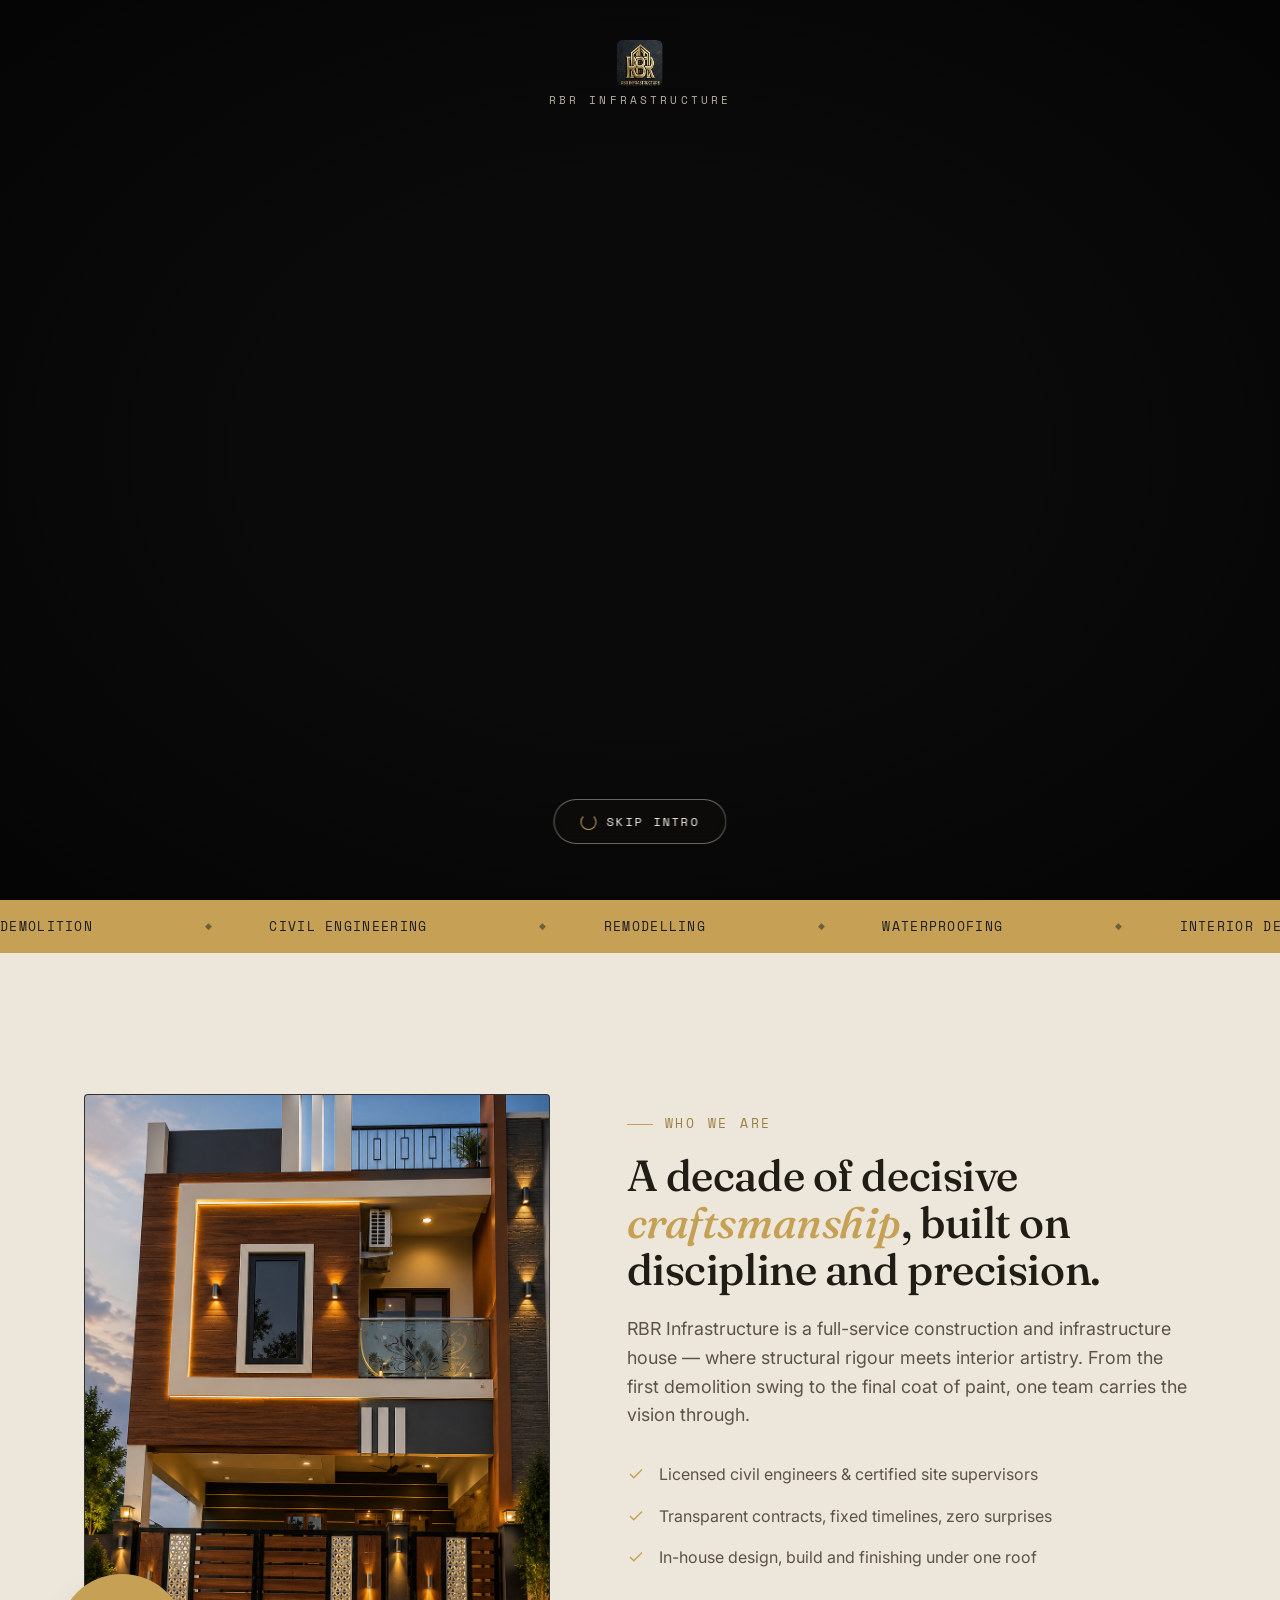
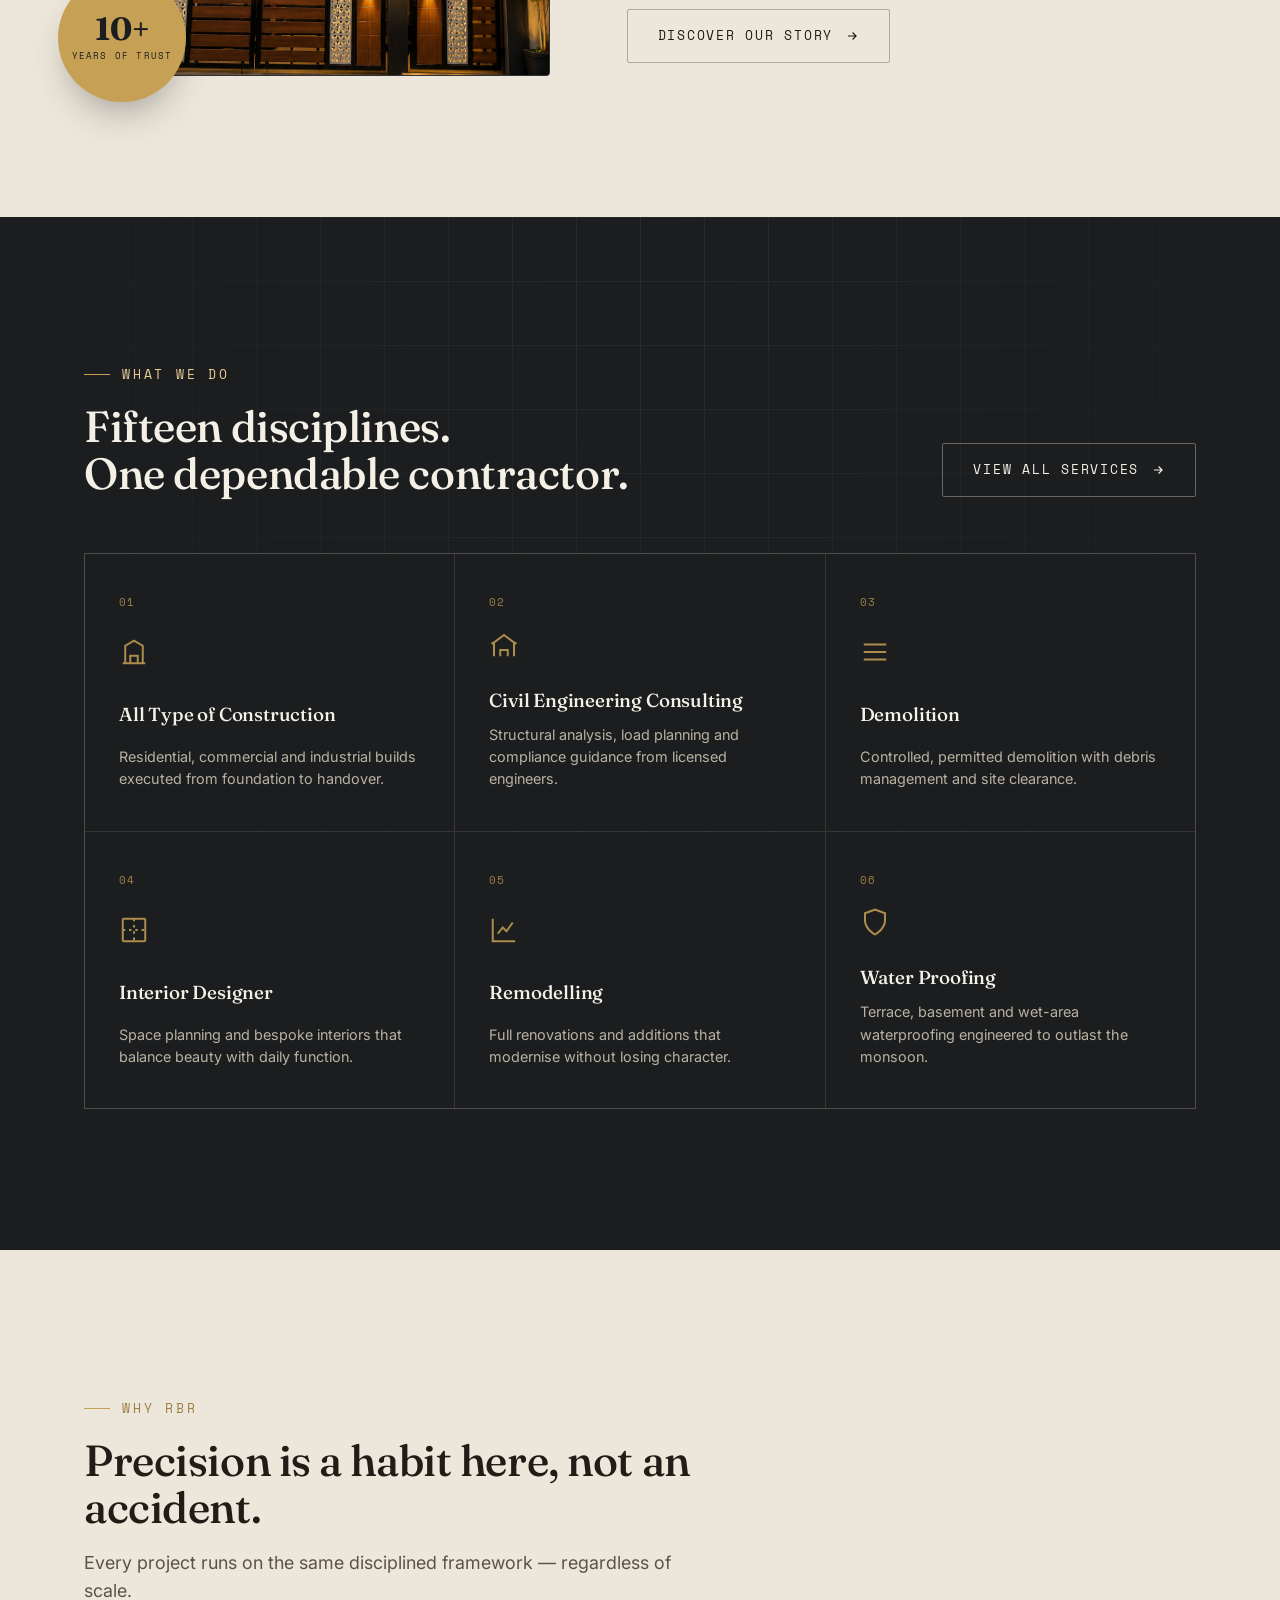
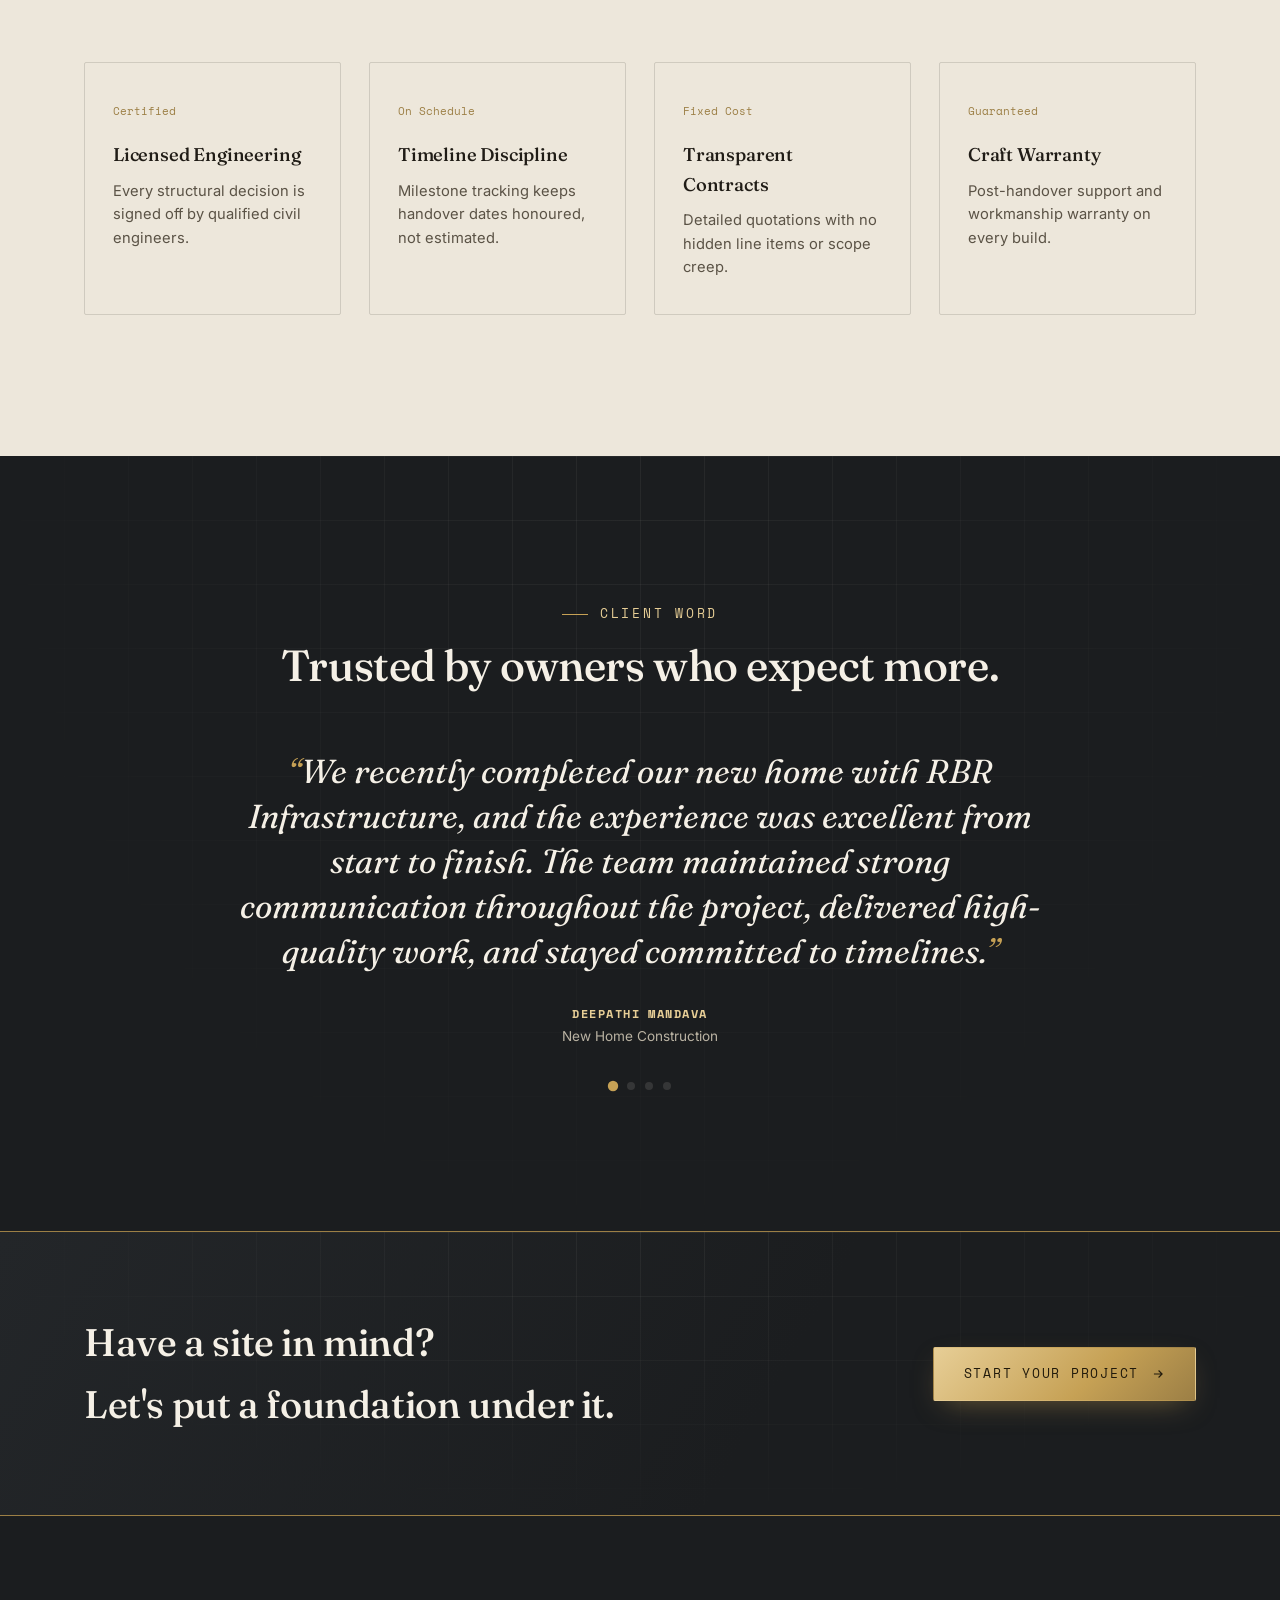
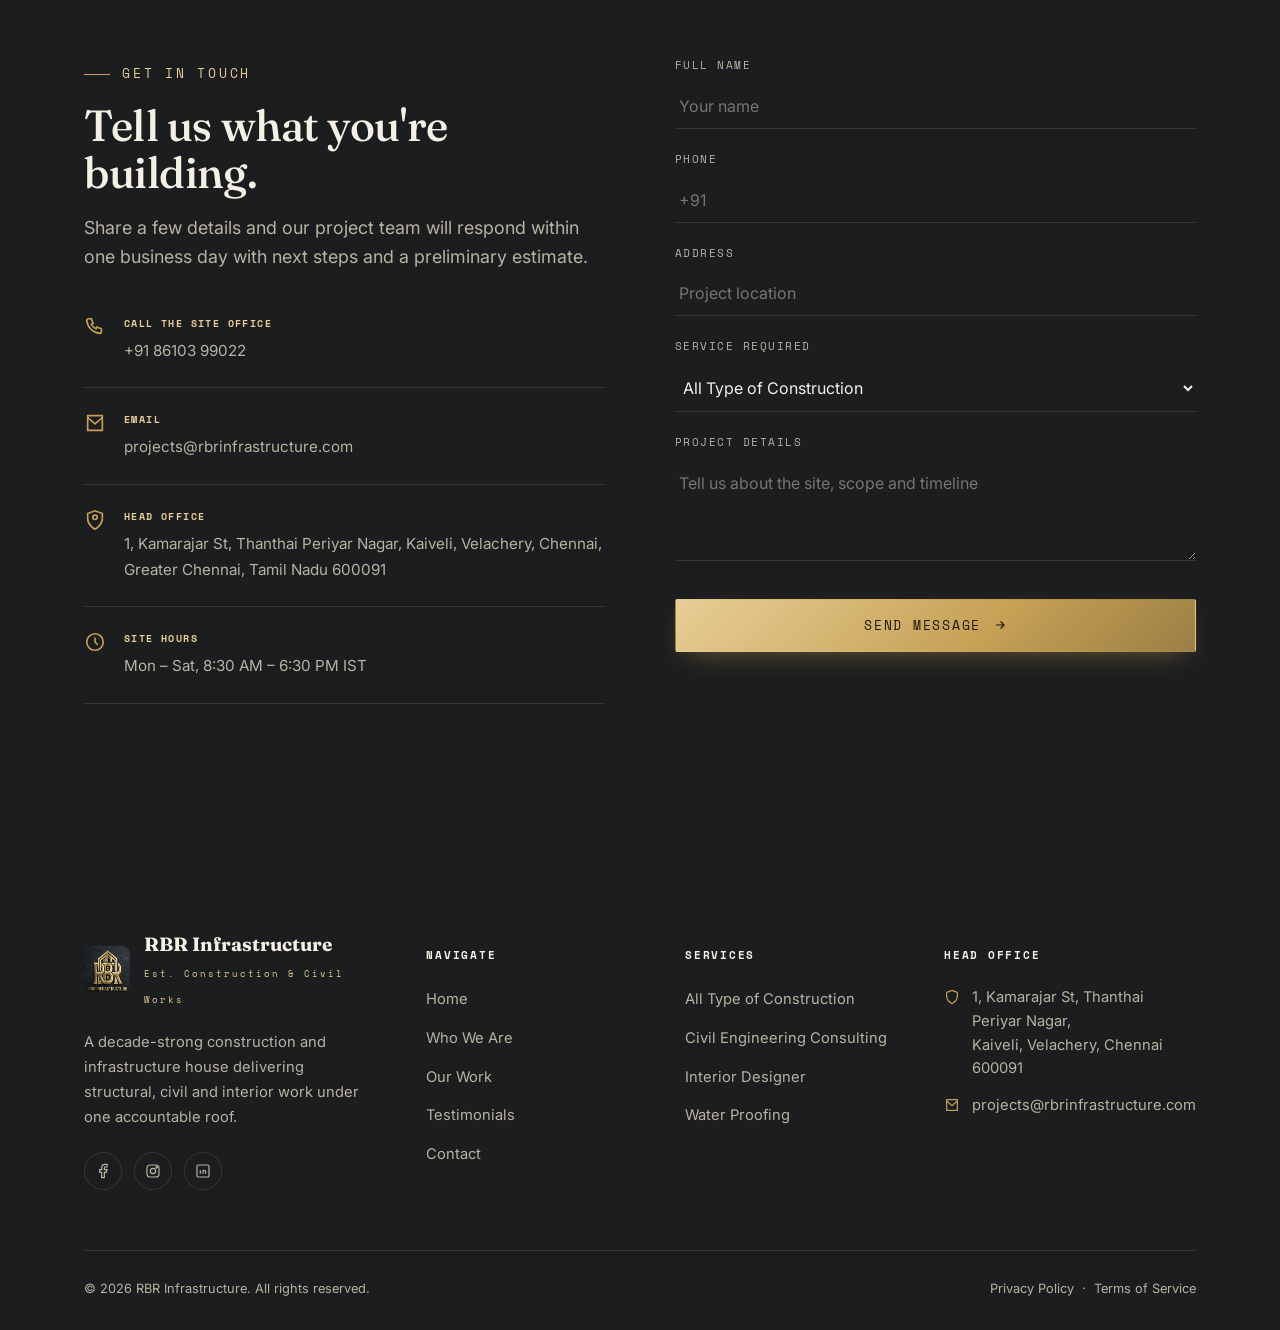
<file: index.html>
<!DOCTYPE html>
<html lang="en">
<head>
<meta charset="UTF-8">
<meta name="viewport" content="width=device-width, initial-scale=1.0">
<title>RBR Infrastructure — Building Legacies, Engineering Trust</title>
<meta name="description" content="RBR Infrastructure — 10+ years of premium construction, civil engineering and interior craftsmanship. Demolition to delivery, built with precision.">
<link rel="icon" href="assets/logo.png">
<link rel="preconnect" href="https://fonts.googleapis.com">
<link rel="preconnect" href="https://fonts.gstatic.com" crossorigin>
<link href="https://fonts.googleapis.com/css2?family=Fraunces:opsz,wght@9..144,300;9..144,400;9..144,500;9..144,600;9..144,700&family=Inter:wght@300;400;500;600;700&family=Space+Mono:wght@400;700&display=swap" rel="stylesheet">
<link rel="stylesheet" href="css/style.css">
</head>
<body>

<!-- ============ INTRO VIDEO OVERLAY ============ -->
<div id="intro">
  <video src="assets/intro.mp4" muted playsinline autoplay preload="auto"></video>
  <div class="intro-vignette"></div>
  <div class="intro-mark">
    <img src="assets/logo.png" alt="RBR Infrastructure">
    <span>RBR Infrastructure</span>
  </div>
  <button class="skip-intro" type="button">
    <span class="ring"></span> Skip Intro
  </button>
</div>

<!-- ============ NAV ============ -->
<header class="nav">
  <div class="container">
    <a href="index.html" class="brand">
      <img src="assets/rbr-logo-wide.png" alt="RBR Infrastructure logo">
      <span class="brand-text"><span>Real estate builders &amp; construction</span></span>
    </a>
    <nav class="nav-links">
      <a href="index.html" class="active">Home</a>
      <a href="who-we-are.html">Who We Are</a>
      <a href="our-work.html">Our Work</a>
      <a href="testimonials.html">Testimonials</a>
      <a href="contact.html">Contact</a>
    </nav>
    <div class="nav-cta">
      <div class="nav-phone">
        <span>Site Consultation</span>
        <b>+91 86103 99022</b>
      </div>
      <a href="contact.html" class="btn btn--gold">Get a Quote</a>
    </div>
    <button class="nav-toggle" aria-label="Open menu">
      <span></span><span></span><span></span>
    </button>
  </div>
</header>
<div class="mobile-overlay"></div>
<nav class="mobile-panel">
  <a href="index.html">Home</a>
  <a href="who-we-are.html">Who We Are</a>
  <a href="our-work.html">Our Work</a>
  <a href="testimonials.html">Testimonials</a>
  <a href="contact.html">Contact</a>
  <a href="contact.html" class="btn btn--gold" style="justify-content:center;margin-top:10px;">Get a Quote</a>
</nav>

<main class="page-enter">

  <!-- ============ HERO ============ -->
  <section class="hero">
    <div class="hero-glow"></div>
    <div class="blueprint-bg"></div>
    <svg class="hero-roofline" viewBox="0 0 500 420" fill="none">
      <path d="M20 220 L250 20 L480 220" />
      <path d="M90 260 L250 100 L410 260" />
      <path d="M160 400 V180 L250 100 L340 180 V400" />
    </svg>
    <div class="container">
      <div class="hero-grid">
        <div>
          <div class="hero-kicker" data-reveal="fade">Premium General Contractors</div>
          <h1 data-reveal="fade">Building <em>legacies</em>,<br>engineering trust.</h1>
          <p class="hero-sub" data-reveal="fade" style="transition-delay:.15s">RBR Infrastructure turns architectural ambition into brick, steel and finish. For over a decade we've delivered construction, civil engineering and interior craft that stand the test of time — on schedule, on budget, without compromise.</p>
          <div class="hero-actions" data-reveal="fade" style="transition-delay:.3s">
            <a href="contact.html" class="btn btn--gold">Request a Consultation
              <svg viewBox="0 0 24 24" fill="none" stroke="currentColor" stroke-width="2"><path d="M5 12h14M13 6l6 6-6 6"/></svg>
            </a>
            <a href="our-work.html" class="btn btn--ghost-light">Explore Our Work</a>
          </div>
        </div>
        <div class="hero-panel" data-reveal="right">
          <div class="stat"><b>10+</b><span>Years Building Excellence</span></div>
          <div class="stat"><b>180+</b><span>Projects Delivered</span></div>
          <div class="stat"><b>15</b><span>Specialised Services</span></div>
        </div>
      </div>
    </div>
    <div class="scroll-cue"><span>Scroll</span><span class="line"></span></div>
  </section>

  <!-- ============ MARQUEE ============ -->
  <div class="marquee">
    <div class="marquee-track">
      <span>Demolition<span></span>Civil Engineering<span></span>Remodelling<span></span>Waterproofing<span></span>Interior Design<span></span>Tile &amp; Flooring<span></span>Painting Works<span></span>Infrastructure Development</span>
      <span>Demolition<span></span>Civil Engineering<span></span>Remodelling<span></span>Waterproofing<span></span>Interior Design<span></span>Tile &amp; Flooring<span></span>Painting Works<span></span>Infrastructure Development</span>
    </div>
  </div>

  <!-- ============ ABOUT TEASER ============ -->
  <section class="section" id="about">
    <div class="container">
      <div class="split">
        <div class="split-media" data-reveal="left">
          <div class="plaque plaque-photo bracket">
            <img src="assets/who-we-are-house.png" alt="Modern RBR Infrastructure residential construction">
          </div>
          <div class="plaque-badge">
            <b>10+</b>
            <span>Years of Trust</span>
          </div>
        </div>
        <div data-reveal="right">
          <div class="eyebrow">Who We Are</div>
          <h2 class="h-section">A decade of decisive <span class="italic-accent">craftsmanship</span>, built on discipline and precision.</h2>
          <p class="lede" style="margin-top:22px;">RBR Infrastructure is a full-service construction and infrastructure house — where structural rigour meets interior artistry. From the first demolition swing to the final coat of paint, one team carries the vision through.</p>
          <ul class="check-list" style="margin-top:32px;">
            <li><svg viewBox="0 0 24 24" fill="none" stroke="currentColor" stroke-width="2"><path d="M20 6 9 17l-5-5"/></svg> Licensed civil engineers &amp; certified site supervisors</li>
            <li><svg viewBox="0 0 24 24" fill="none" stroke="currentColor" stroke-width="2"><path d="M20 6 9 17l-5-5"/></svg> Transparent contracts, fixed timelines, zero surprises</li>
            <li><svg viewBox="0 0 24 24" fill="none" stroke="currentColor" stroke-width="2"><path d="M20 6 9 17l-5-5"/></svg> In-house design, build and finishing under one roof</li>
          </ul>
          <a href="who-we-are.html" class="btn btn--ghost-dark">Discover Our Story
            <svg viewBox="0 0 24 24" fill="none" stroke="currentColor" stroke-width="2"><path d="M5 12h14M13 6l6 6-6 6"/></svg>
          </a>
        </div>
      </div>
    </div>
  </section>

  <!-- ============ SERVICES PREVIEW ============ -->
  <section class="section section--dark" id="services">
    <div class="blueprint-bg"></div>
    <div class="container">
      <div style="display:flex;justify-content:space-between;align-items:flex-end;gap:30px;flex-wrap:wrap;">
        <div data-reveal="fade">
          <div class="eyebrow">What We Do</div>
          <h2 class="h-section">Fifteen disciplines.<br>One dependable contractor.</h2>
        </div>
        <a href="our-work.html" class="btn btn--ghost-light" data-reveal="fade">View All Services
          <svg viewBox="0 0 24 24" fill="none" stroke="currentColor" stroke-width="2"><path d="M5 12h14M13 6l6 6-6 6"/></svg>
        </a>
      </div>

      <div class="svc-grid" data-stagger>
        <div class="svc-card" data-reveal="fade">
          <span class="svc-num">01</span>
          <svg class="svc-icon" viewBox="0 0 24 24" fill="none" stroke="currentColor" stroke-width="1.6"><path d="M3 21h18M5 21V7l7-4 7 4v14M9 21v-6h6v6"/></svg>
          <h4>All Type of Construction</h4>
          <p>Residential, commercial and industrial builds executed from foundation to handover.</p>
        </div>
        <div class="svc-card" data-reveal="fade">
          <span class="svc-num">02</span>
          <svg class="svc-icon" viewBox="0 0 24 24" fill="none" stroke="currentColor" stroke-width="1.6"><path d="M4 21V10l8-6 8 6v11M9 21v-5h6v5"/><path d="M4 10 2 11m18-1 2 1"/></svg>
          <h4>Civil Engineering Consulting</h4>
          <p>Structural analysis, load planning and compliance guidance from licensed engineers.</p>
        </div>
        <div class="svc-card" data-reveal="fade">
          <span class="svc-num">03</span>
          <svg class="svc-icon" viewBox="0 0 24 24" fill="none" stroke="currentColor" stroke-width="1.6"><path d="M3 6h18M3 12h18M3 18h18"/></svg>
          <h4>Demolition</h4>
          <p>Controlled, permitted demolition with debris management and site clearance.</p>
        </div>
        <div class="svc-card" data-reveal="fade">
          <span class="svc-num">04</span>
          <svg class="svc-icon" viewBox="0 0 24 24" fill="none" stroke="currentColor" stroke-width="1.6"><path d="M12 3v18M3 12h18" stroke-dasharray="2 3"/><rect x="3" y="3" width="18" height="18" rx="1"/></svg>
          <h4>Interior Designer</h4>
          <p>Space planning and bespoke interiors that balance beauty with daily function.</p>
        </div>
        <div class="svc-card" data-reveal="fade">
          <span class="svc-num">05</span>
          <svg class="svc-icon" viewBox="0 0 24 24" fill="none" stroke="currentColor" stroke-width="1.6"><path d="M3 3v18h18"/><path d="M7 15l4-5 3 3 5-7"/></svg>
          <h4>Remodelling</h4>
          <p>Full renovations and additions that modernise without losing character.</p>
        </div>
        <div class="svc-card" data-reveal="fade">
          <span class="svc-num">06</span>
          <svg class="svc-icon" viewBox="0 0 24 24" fill="none" stroke="currentColor" stroke-width="1.6"><path d="M12 22s8-4.5 8-11V5l-8-3-8 3v6c0 6.5 8 11 8 11Z"/></svg>
          <h4>Water Proofing</h4>
          <p>Terrace, basement and wet-area waterproofing engineered to outlast the monsoon.</p>
        </div>
      </div>
    </div>
  </section>

  <!-- ============ WHY CHOOSE US ============ -->
  <section class="section" id="why">
    <div class="container">
      <div style="max-width:640px;" data-reveal="fade">
        <div class="eyebrow">Why RBR</div>
        <h2 class="h-section">Precision is a habit here, not an accident.</h2>
        <p class="lede" style="margin-top:18px;">Every project runs on the same disciplined framework — regardless of scale.</p>
      </div>
      <div class="pillar-grid" data-stagger>
        <div class="pillar" data-reveal="fade">
          <span class="num">Certified</span>
          <h4>Licensed Engineering</h4>
          <p>Every structural decision is signed off by qualified civil engineers.</p>
        </div>
        <div class="pillar" data-reveal="fade">
          <span class="num">On Schedule</span>
          <h4>Timeline Discipline</h4>
          <p>Milestone tracking keeps handover dates honoured, not estimated.</p>
        </div>
        <div class="pillar" data-reveal="fade">
          <span class="num">Fixed Cost</span>
          <h4>Transparent Contracts</h4>
          <p>Detailed quotations with no hidden line items or scope creep.</p>
        </div>
        <div class="pillar" data-reveal="fade">
          <span class="num">Guaranteed</span>
          <h4>Craft Warranty</h4>
          <p>Post-handover support and workmanship warranty on every build.</p>
        </div>
      </div>
    </div>
  </section>

  <!-- ============ TESTIMONIALS ============ -->
  <section class="section section--dark" id="testimonials">
    <div class="blueprint-bg"></div>
    <div class="container">
      <div style="text-align:center;" data-reveal="fade">
        <div class="eyebrow" style="justify-content:center;">Client Word</div>
        <h2 class="h-section">Trusted by owners who expect more.</h2>
      </div>
      <div class="testi-wrap" data-reveal="fade">
        <div class="testi-slide">
          <p class="testi-quote">We recently completed our new home with RBR Infrastructure, and the experience was excellent from start to finish. The team maintained strong communication throughout the project, delivered high-quality work, and stayed committed to timelines.</p>
          <div class="testi-person"><b>Deepathi Mandava</b><span>New Home Construction</span></div>
        </div>
        <div class="testi-slide">
          <p class="testi-quote">They were responsive to our questions, open to design changes, and always kept us updated. We are extremely satisfied with the final result and would definitely recommend RBR Infrastructure.</p>
          <div class="testi-person"><b>Deepathi Mandava</b><span>Homeowner</span></div>
        </div>
        <div class="testi-slide">
          <p class="testi-quote">Working with RBR Infrastructure to complete my new house interior was a very satisfying experience. From requirements to execution, RBR team led by Mr. Natraj managed to exceed my expectations.</p>
          <div class="testi-person"><b>Debaleena</b><span>Interior Project</span></div>
        </div>
        <div class="testi-slide">
          <p class="testi-quote">The process was smooth, time efficient and no compromise on quality. I would recommend RBR Infrastructure for anyone looking to upgrade their interior within a budget.</p>
          <div class="testi-person"><b>Debaleena</b><span>Home Interior Upgrade</span></div>
        </div>
        <div class="testi-dots"></div>
      </div>
    </div>
  </section>

  <!-- ============ CTA BANNER ============ -->
  <section class="cta-banner">
    <div class="blueprint-bg"></div>
    <div class="container cta-inner">
      <h3 data-reveal="fade">Have a site in mind?<br>Let's put a foundation under it.</h3>
      <a href="contact.html" class="btn btn--gold" data-reveal="fade">Start Your Project
        <svg viewBox="0 0 24 24" fill="none" stroke="currentColor" stroke-width="2"><path d="M5 12h14M13 6l6 6-6 6"/></svg>
      </a>
    </div>
  </section>

  <!-- ============ CONTACT ============ -->
  <section class="section section--dark" id="contact">
    <div class="container">
      <div class="contact-grid">
        <div data-reveal="left">
          <div class="eyebrow">Get In Touch</div>
          <h2 class="h-section">Tell us what you're building.</h2>
          <p class="lede" style="margin-top:18px;">Share a few details and our project team will respond within one business day with next steps and a preliminary estimate.</p>

          <ul style="margin-top:20px;">
            <li class="contact-info-item">
              <svg viewBox="0 0 24 24" fill="none" stroke="currentColor" stroke-width="1.8"><path d="M3 5a2 2 0 0 1 2-2h3l2 5-2 1a11 11 0 0 0 5 5l1-2 5 2v3a2 2 0 0 1-2 2A16 16 0 0 1 3 5Z"/></svg>
              <div><b>Call the Site Office</b><span>+91 86103 99022</span></div>
            </li>
            <li class="contact-info-item">
              <svg viewBox="0 0 24 24" fill="none" stroke="currentColor" stroke-width="1.8"><path d="M4 4h16v16H4z"/><path d="m4 6 8 7 8-7"/></svg>
              <div><b>Email</b><span>projects@rbrinfrastructure.com</span></div>
            </li>
            <li class="contact-info-item">
              <svg viewBox="0 0 24 24" fill="none" stroke="currentColor" stroke-width="1.8"><path d="M12 22s8-4.5 8-11V5l-8-3-8 3v6c0 6.5 8 11 8 11Z"/><circle cx="12" cy="9" r="2.4"/></svg>
              <div><b>Head Office</b><span>1, Kamarajar St, Thanthai Periyar Nagar, Kaiveli, Velachery, Chennai, Greater Chennai, Tamil Nadu 600091</span></div>
            </li>
            <li class="contact-info-item">
              <svg viewBox="0 0 24 24" fill="none" stroke="currentColor" stroke-width="1.8"><circle cx="12" cy="12" r="9"/><path d="M12 7v5l3 3"/></svg>
              <div><b>Site Hours</b><span>Mon – Sat, 8:30 AM – 6:30 PM IST</span></div>
            </li>
          </ul>
        </div>

        <form class="contact-form" data-reveal="right">
          <div class="field">
            <label for="name">Full Name</label>
            <input id="name" type="text" placeholder="Your name" required>
          </div>
          <div class="field">
            <label for="phone">Phone</label>
            <input id="phone" type="tel" placeholder="+91" required>
          </div>
          <div class="field">
            <label for="address">Address</label>
            <input id="address" type="text" placeholder="Project location" required>
          </div>
          <div class="field">
            <label for="svc">Service Required</label>
            <select id="svc">
              <option>All Type of Construction</option>
              <option>Civil Engineering Consulting</option>
              <option>Remodelling</option>
              <option>Interior Design</option>
              <option>Water Proofing</option>
              <option>Other</option>
            </select>
          </div>
          <div class="field">
            <label for="msg">Project Details</label>
            <textarea id="msg" placeholder="Tell us about the site, scope and timeline"></textarea>
          </div>
          <button type="submit" class="btn btn--gold" style="width:100%;justify-content:center;margin-top:8px;">Send Message
            <svg viewBox="0 0 24 24" fill="none" stroke="currentColor" stroke-width="2"><path d="M5 12h14M13 6l6 6-6 6"/></svg>
          </button>
        </form>
      </div>
    </div>
  </section>

</main>

<!-- ============ FOOTER ============ -->
<footer class="footer">
  <div class="container">
    <div class="footer-grid">
      <div>
        <div class="footer-brand">
          <img src="assets/logo.png" alt="RBR Infrastructure">
          <div><b>RBR Infrastructure</b><span>Est. Construction &amp; Civil Works</span></div>
        </div>
        <p class="desc">A decade-strong construction and infrastructure house delivering structural, civil and interior work under one accountable roof.</p>
        <div class="footer-social">
          <a href="#" aria-label="Facebook"><svg viewBox="0 0 24 24" fill="none" stroke="currentColor" stroke-width="1.8"><path d="M18 2h-3a5 5 0 0 0-5 5v3H7v4h3v8h4v-8h3l1-4h-4V7a1 1 0 0 1 1-1h3z"/></svg></a>
          <a href="#" aria-label="Instagram"><svg viewBox="0 0 24 24" fill="none" stroke="currentColor" stroke-width="1.8"><rect x="3" y="3" width="18" height="18" rx="5"/><circle cx="12" cy="12" r="4"/><circle cx="17.5" cy="6.5" r="1"/></svg></a>
          <a href="#" aria-label="LinkedIn"><svg viewBox="0 0 24 24" fill="none" stroke="currentColor" stroke-width="1.8"><rect x="3" y="3" width="18" height="18" rx="2"/><path d="M8 11v5M8 8v.01M12 16v-5M16 16v-3a2 2 0 0 0-4 0"/></svg></a>
        </div>
      </div>
      <div>
        <h5>Navigate</h5>
        <ul>
          <li><a href="index.html">Home</a></li>
          <li><a href="who-we-are.html">Who We Are</a></li>
          <li><a href="our-work.html">Our Work</a></li>
          <li><a href="testimonials.html">Testimonials</a></li>
          <li><a href="contact.html">Contact</a></li>
        </ul>
      </div>
      <div>
        <h5>Services</h5>
        <ul>
          <li><a href="our-work.html">All Type of Construction</a></li>
          <li><a href="our-work.html">Civil Engineering Consulting</a></li>
          <li><a href="our-work.html">Interior Designer</a></li>
          <li><a href="our-work.html">Water Proofing</a></li>
        </ul>
      </div>
      <div>
        <h5>Head Office</h5>
        <ul class="footer-contact">
          <li><svg viewBox="0 0 24 24" fill="none" stroke="currentColor" stroke-width="1.8"><path d="M12 22s8-4.5 8-11V5l-8-3-8 3v6c0 6.5 8 11 8 11Z"/></svg><span>1, Kamarajar St, Thanthai Periyar Nagar,<br>Kaiveli, Velachery, Chennai 600091</span></li>
          <li><svg viewBox="0 0 24 24" fill="none" stroke="currentColor" stroke-width="1.8"><path d="M4 4h16v16H4z"/><path d="m4 6 8 7 8-7"/></svg><span>projects@rbrinfrastructure.com</span></li>
        </ul>
      </div>
    </div>
    <div class="footer-bottom">
      <span>© 2026 RBR Infrastructure. All rights reserved.</span>
      <span><a href="#">Privacy Policy</a> &nbsp;·&nbsp; <a href="#">Terms of Service</a></span>
    </div>
  </div>
</footer>

<button class="to-top" aria-label="Back to top">
  <svg viewBox="0 0 24 24" fill="none" stroke="currentColor" stroke-width="2"><path d="M12 19V5M5 12l7-7 7 7"/></svg>
</button>

<script src="js/main.js"></script>
</body>
</html>
</file>
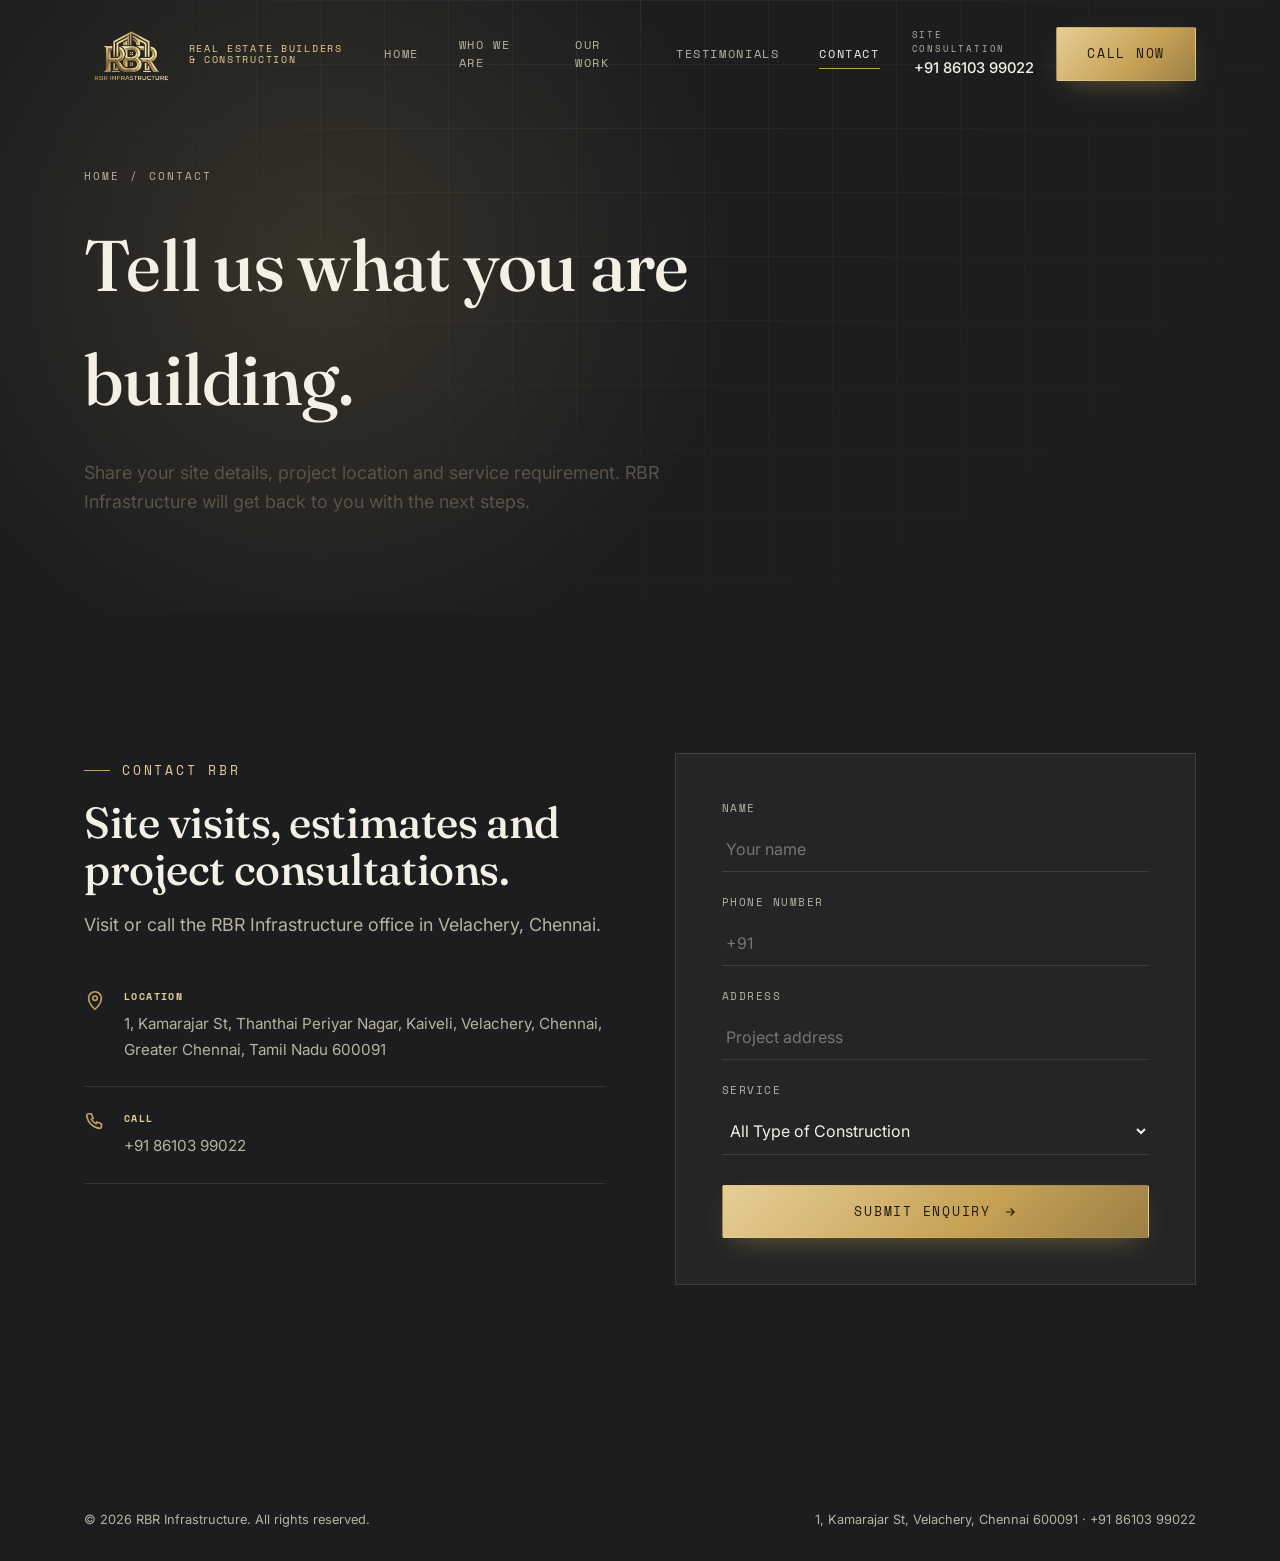
<file: contact.html>
<!DOCTYPE html>
<html lang="en">
<head>
<meta charset="UTF-8">
<meta name="viewport" content="width=device-width, initial-scale=1.0">
<title>Contact - RBR Infrastructure</title>
<meta name="description" content="Contact RBR Infrastructure in Velachery, Chennai for construction, civil engineering, interior, remodelling and waterproofing enquiries.">
<link rel="icon" href="assets/logo.png">
<link rel="preconnect" href="https://fonts.googleapis.com">
<link rel="preconnect" href="https://fonts.gstatic.com" crossorigin>
<link href="https://fonts.googleapis.com/css2?family=Fraunces:opsz,wght@9..144,300;9..144,400;9..144,500;9..144,600;9..144,700&family=Inter:wght@300;400;500;600;700&family=Space+Mono:wght@400;700&display=swap" rel="stylesheet">
<link rel="stylesheet" href="css/style.css">
</head>
<body>

<header class="nav solid">
  <div class="container">
    <a href="index.html" class="brand">
      <img src="assets/rbr-logo-wide.png" alt="RBR Infrastructure logo">
      <span class="brand-text"><span>Real estate builders &amp; construction</span></span>
    </a>
    <nav class="nav-links">
      <a href="index.html">Home</a>
      <a href="who-we-are.html">Who We Are</a>
      <a href="our-work.html">Our Work</a>
      <a href="testimonials.html">Testimonials</a>
      <a href="contact.html" class="active">Contact</a>
    </nav>
    <div class="nav-cta">
      <div class="nav-phone">
        <span>Site Consultation</span>
        <b>+91 86103 99022</b>
      </div>
      <a href="tel:+918610399022" class="btn btn--gold">Call Now</a>
    </div>
    <button class="nav-toggle" aria-label="Open menu">
      <span></span><span></span><span></span>
    </button>
  </div>
</header>
<div class="mobile-overlay"></div>
<nav class="mobile-panel">
  <a href="index.html">Home</a>
  <a href="who-we-are.html">Who We Are</a>
  <a href="our-work.html">Our Work</a>
  <a href="testimonials.html">Testimonials</a>
  <a href="contact.html">Contact</a>
  <a href="tel:+918610399022" class="btn btn--gold" style="justify-content:center;margin-top:10px;">Call Now</a>
</nav>

<main class="page-enter">
  <section class="page-hero">
    <div class="blueprint-bg"></div>
    <div class="hero-glow" style="top:-30%;left:-10%;right:auto;"></div>
    <div class="container">
      <div class="crumb"><a href="index.html">Home</a> / <span>Contact</span></div>
      <h1 data-reveal="fade">Tell us what you are building.</h1>
      <p class="lede" data-reveal="fade" style="transition-delay:.15s">Share your site details, project location and service requirement. RBR Infrastructure will get back to you with the next steps.</p>
    </div>
  </section>

  <section class="section section--dark">
    <div class="container">
      <div class="contact-grid">
        <div data-reveal="left">
          <div class="eyebrow">Contact RBR</div>
          <h2 class="h-section">Site visits, estimates and project consultations.</h2>
          <p class="lede" style="margin-top:18px;">Visit or call the RBR Infrastructure office in Velachery, Chennai.</p>
          <ul style="margin-top:26px;">
            <li class="contact-info-item">
              <svg viewBox="0 0 24 24" fill="none" stroke="currentColor" stroke-width="1.8"><path d="M12 22s7-5.2 7-12a7 7 0 1 0-14 0c0 6.8 7 12 7 12Z"/><circle cx="12" cy="10" r="2.4"/></svg>
              <div><b>Location</b><span>1, Kamarajar St, Thanthai Periyar Nagar, Kaiveli, Velachery, Chennai, Greater Chennai, Tamil Nadu 600091</span></div>
            </li>
            <li class="contact-info-item">
              <svg viewBox="0 0 24 24" fill="none" stroke="currentColor" stroke-width="1.8"><path d="M3 5a2 2 0 0 1 2-2h3l2 5-2 1a11 11 0 0 0 5 5l1-2 5 2v3a2 2 0 0 1-2 2A16 16 0 0 1 3 5Z"/></svg>
              <div><b>Call</b><span><a href="tel:+918610399022">+91 86103 99022</a></span></div>
            </li>
          </ul>
        </div>

        <form class="contact-form enquiry-card" data-reveal="right">
          <div class="field">
            <label for="name">Name</label>
            <input id="name" type="text" placeholder="Your name" required>
          </div>
          <div class="field">
            <label for="phone">Phone Number</label>
            <input id="phone" type="tel" placeholder="+91" required>
          </div>
          <div class="field">
            <label for="address">Address</label>
            <input id="address" type="text" placeholder="Project address" required>
          </div>
          <div class="field">
            <label for="service">Service</label>
            <select id="service" required>
              <option>All Type of Construction</option>
              <option>Civil Engineering Consulting</option>
              <option>Demolition</option>
              <option>Interior Designer</option>
              <option>Remodelling</option>
              <option>Water Proofing</option>
              <option>Painting Work</option>
              <option>Other</option>
            </select>
          </div>
          <button type="submit" class="btn btn--gold" style="width:100%;justify-content:center;margin-top:8px;">Submit Enquiry
            <svg viewBox="0 0 24 24" fill="none" stroke="currentColor" stroke-width="2"><path d="M5 12h14M13 6l6 6-6 6"/></svg>
          </button>
        </form>
      </div>
    </div>
  </section>
</main>

<footer class="footer">
  <div class="container">
    <div class="footer-bottom" style="padding-top:0;">
      <span>© 2026 RBR Infrastructure. All rights reserved.</span>
      <span>1, Kamarajar St, Velachery, Chennai 600091 · +91 86103 99022</span>
    </div>
  </div>
</footer>

<button class="to-top" aria-label="Back to top">
  <svg viewBox="0 0 24 24" fill="none" stroke="currentColor" stroke-width="2"><path d="M12 19V5M5 12l7-7 7 7"/></svg>
</button>

<script src="js/main.js"></script>
</body>
</html>
</file>
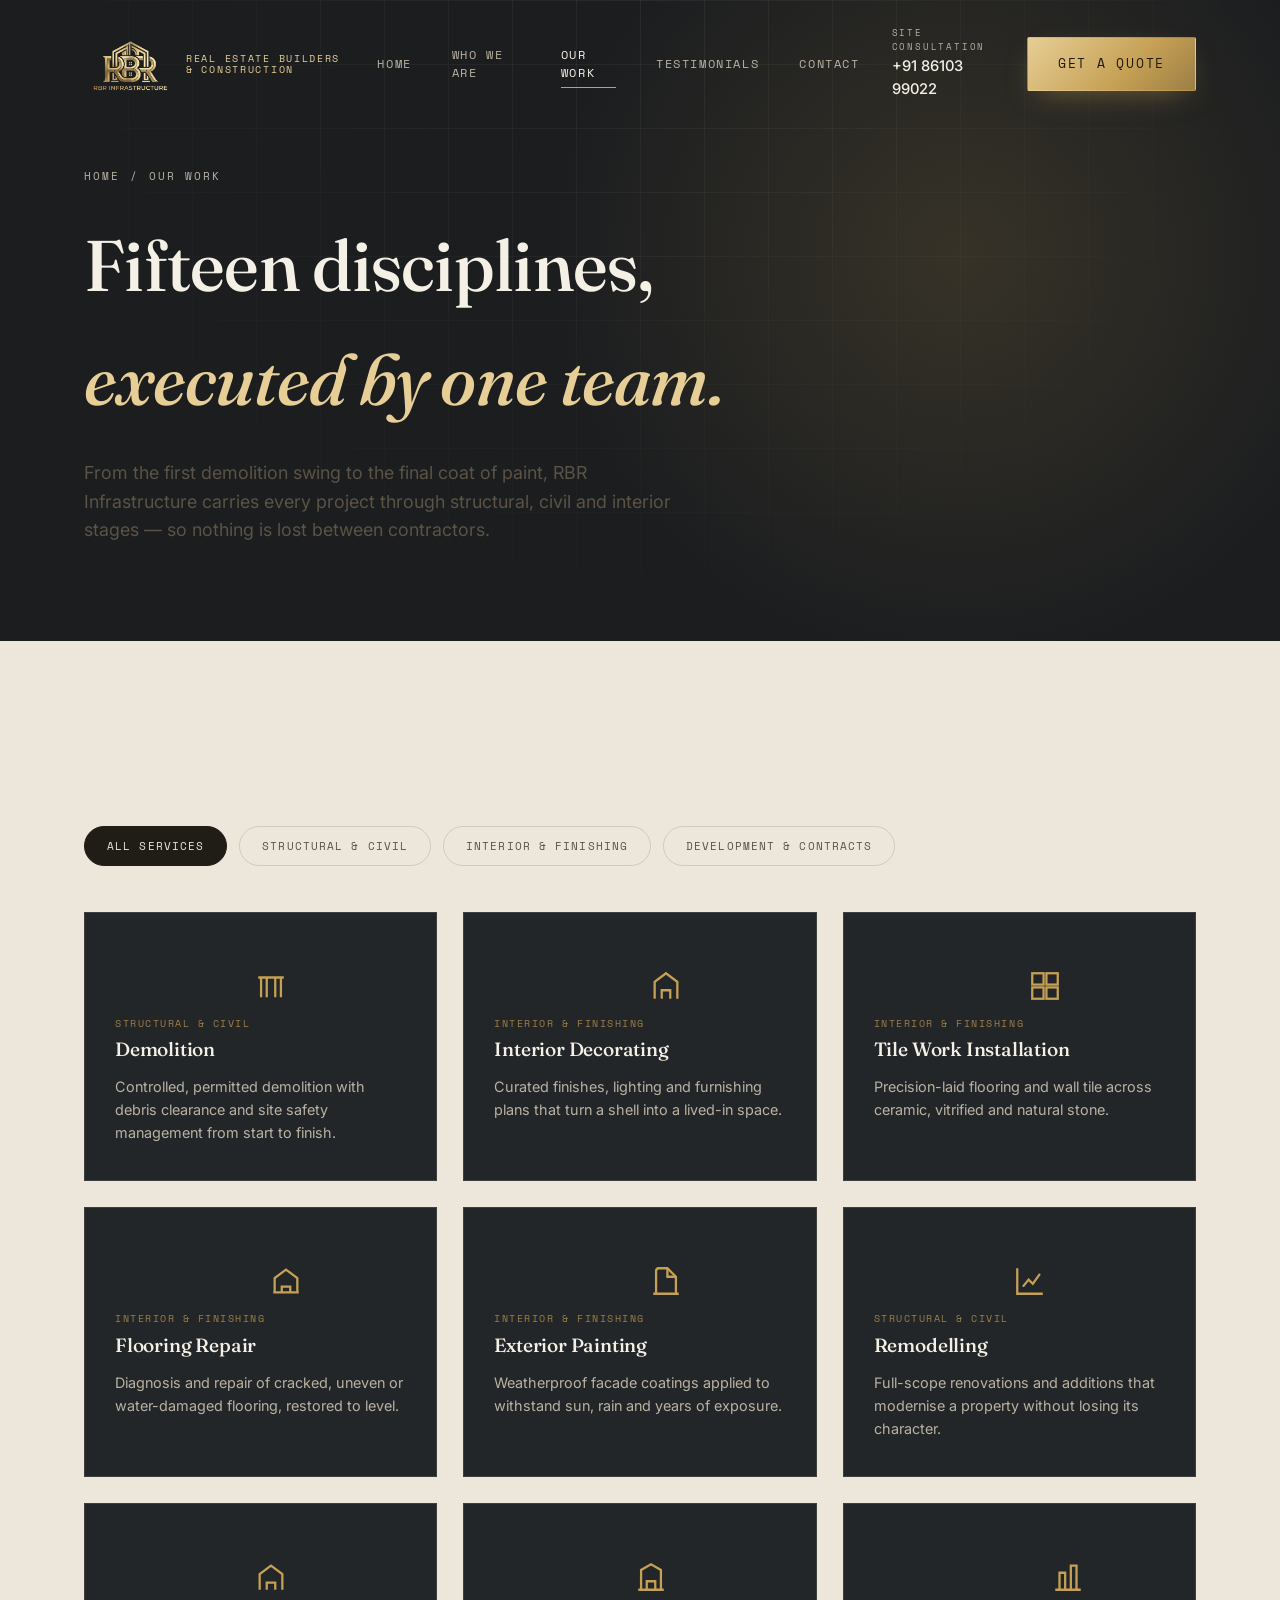
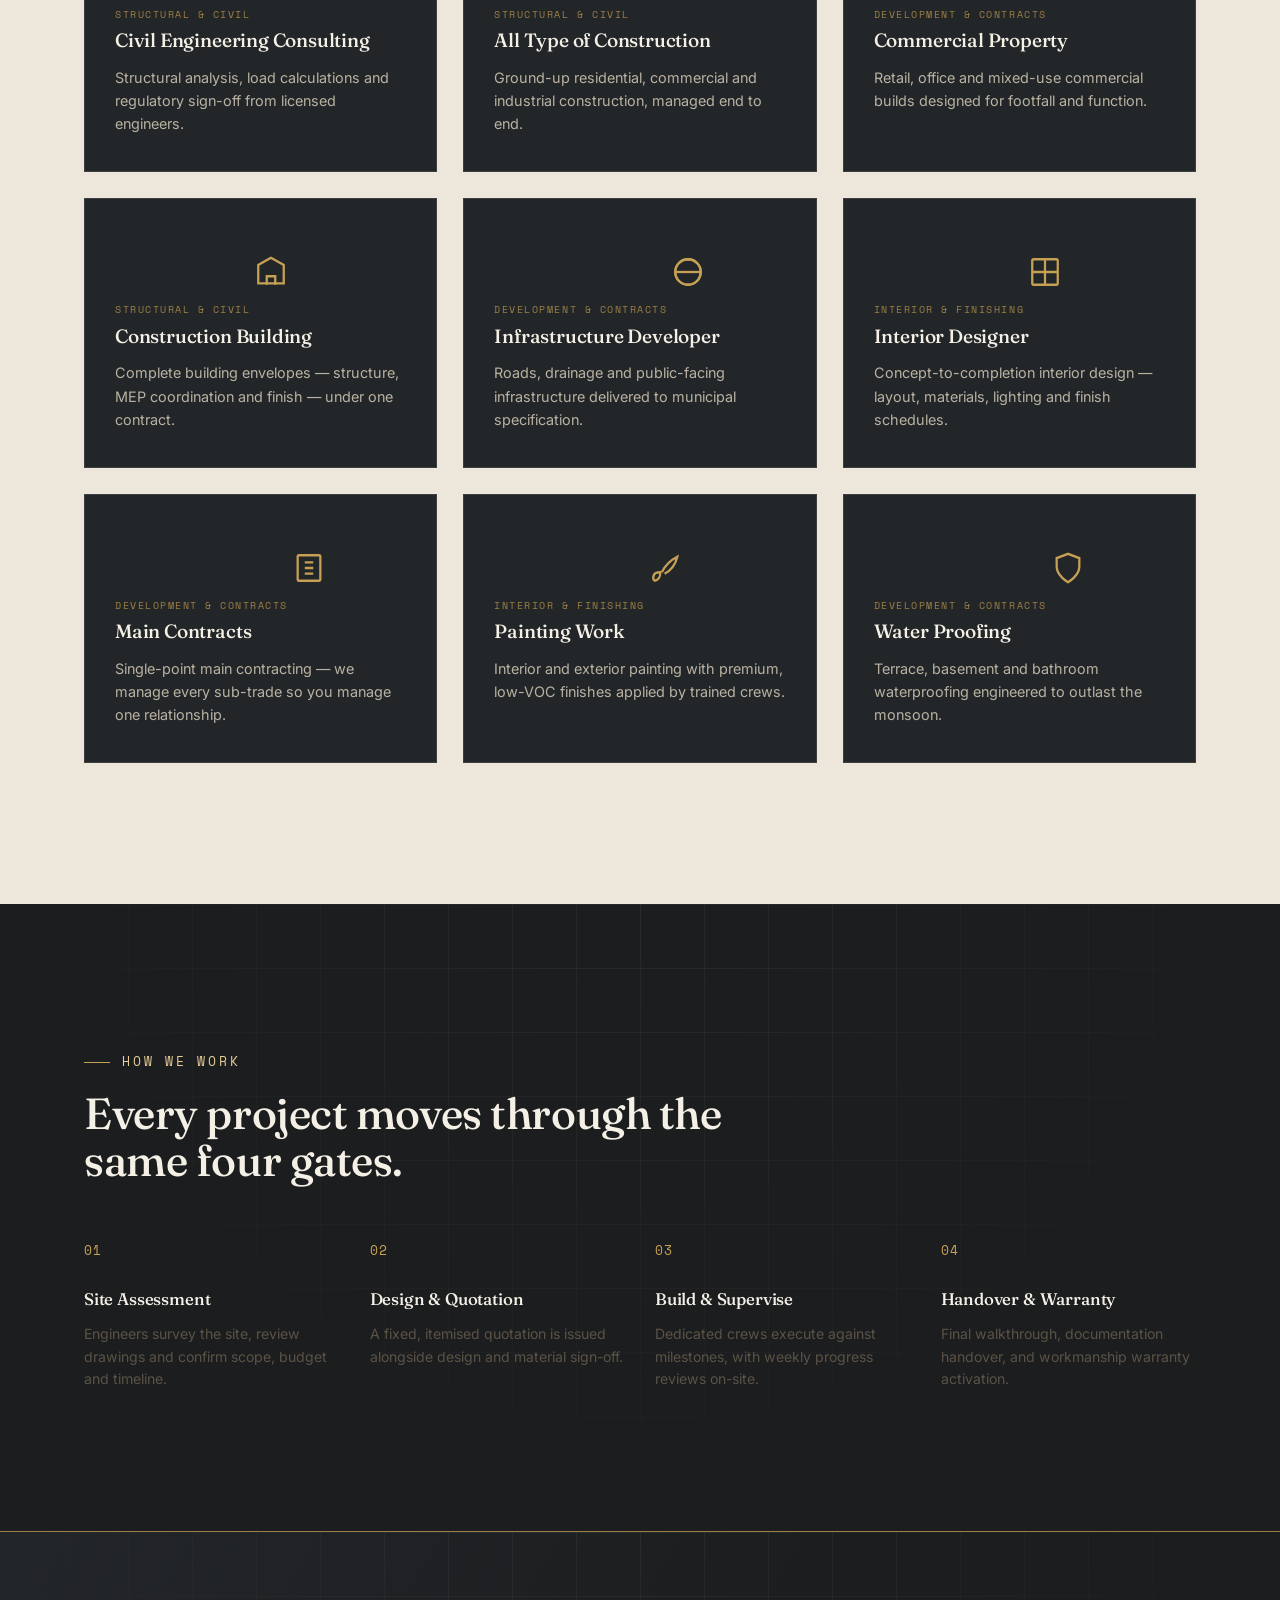
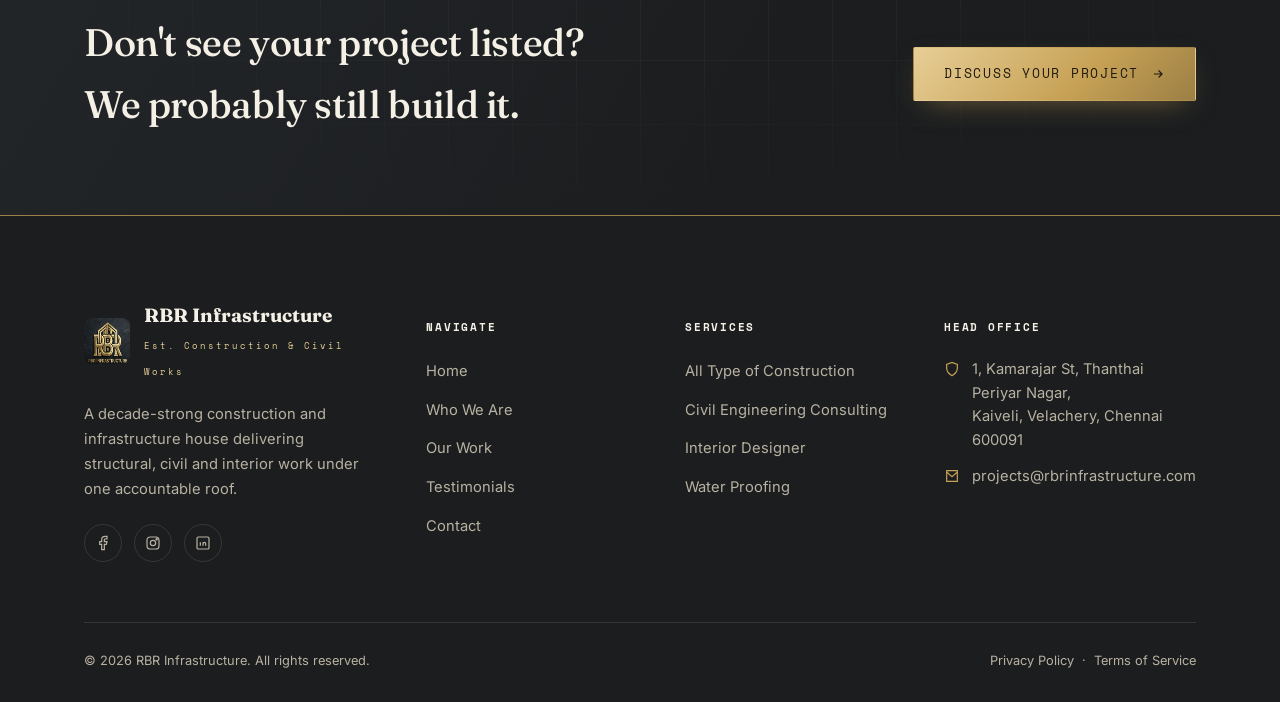
<file: our-work.html>
<!DOCTYPE html>
<html lang="en">
<head>
<meta charset="UTF-8">
<meta name="viewport" content="width=device-width, initial-scale=1.0">
<title>Our Work — RBR Infrastructure</title>
<meta name="description" content="Explore all 15 RBR Infrastructure services — from demolition and civil engineering to interior design and waterproofing.">
<link rel="icon" href="assets/logo.png">
<link rel="preconnect" href="https://fonts.googleapis.com">
<link rel="preconnect" href="https://fonts.gstatic.com" crossorigin>
<link href="https://fonts.googleapis.com/css2?family=Fraunces:opsz,wght@9..144,300;9..144,400;9..144,500;9..144,600;9..144,700&family=Inter:wght@300;400;500;600;700&family=Space+Mono:wght@400;700&display=swap" rel="stylesheet">
<link rel="stylesheet" href="css/style.css">
</head>
<body>

<!-- ============ NAV ============ -->
<header class="nav solid">
  <div class="container">
    <a href="index.html" class="brand">
      <img src="assets/rbr-logo-wide.png" alt="RBR Infrastructure logo">
      <span class="brand-text"><span>Real estate builders &amp; construction</span></span>
    </a>
    <nav class="nav-links">
      <a href="index.html">Home</a>
      <a href="who-we-are.html">Who We Are</a>
      <a href="our-work.html" class="active">Our Work</a>
      <a href="testimonials.html">Testimonials</a>
      <a href="contact.html">Contact</a>
    </nav>
    <div class="nav-cta">
      <div class="nav-phone">
        <span>Site Consultation</span>
        <b>+91 86103 99022</b>
      </div>
      <a href="contact.html" class="btn btn--gold">Get a Quote</a>
    </div>
    <button class="nav-toggle" aria-label="Open menu">
      <span></span><span></span><span></span>
    </button>
  </div>
</header>
<div class="mobile-overlay"></div>
<nav class="mobile-panel">
  <a href="index.html">Home</a>
  <a href="who-we-are.html">Who We Are</a>
  <a href="our-work.html">Our Work</a>
  <a href="testimonials.html">Testimonials</a>
  <a href="contact.html">Contact</a>
  <a href="contact.html" class="btn btn--gold" style="justify-content:center;margin-top:10px;">Get a Quote</a>
</nav>

<main class="page-enter">

  <!-- ============ PAGE HERO ============ -->
  <section class="page-hero">
    <div class="blueprint-bg"></div>
    <div class="hero-glow" style="top:-30%;right:-10%;"></div>
    <div class="container">
      <div class="crumb"><a href="index.html">Home</a> / <span>Our Work</span></div>
      <h1 data-reveal="fade">Fifteen disciplines,<br><em style="font-style:italic;color:var(--gold-light);">executed by one team.</em></h1>
      <p class="lede" data-reveal="fade" style="transition-delay:.15s">From the first demolition swing to the final coat of paint, RBR Infrastructure carries every project through structural, civil and interior stages — so nothing is lost between contractors.</p>
    </div>
  </section>

  <!-- ============ SERVICES GRID ============ -->
  <section class="section">
    <div class="container">
      <div class="filter-row" data-reveal="fade">
        <button class="filter-btn active" data-filter="all">All Services</button>
        <button class="filter-btn" data-filter="structural">Structural &amp; Civil</button>
        <button class="filter-btn" data-filter="interior">Interior &amp; Finishing</button>
        <button class="filter-btn" data-filter="development">Development &amp; Contracts</button>
      </div>

      <div class="work-grid" data-stagger>

        <div class="work-card" data-cat="structural" data-reveal="fade">
          <span class="work-tag">Structural &amp; Civil</span>
          <svg class="work-icon" viewBox="0 0 24 24" fill="none" stroke="currentColor" stroke-width="1.6"><path d="M3 6h18M5 6v14M19 6v14M9 6v14M15 6v14"/></svg>
          <h4>Demolition</h4>
          <p>Controlled, permitted demolition with debris clearance and site safety management from start to finish.</p>
        </div>

        <div class="work-card" data-cat="interior" data-reveal="fade">
          <span class="work-tag">Interior &amp; Finishing</span>
          <svg class="work-icon" viewBox="0 0 24 24" fill="none" stroke="currentColor" stroke-width="1.6"><path d="M4 21V9l8-6 8 6v12"/><path d="M9 21v-6h6v6"/></svg>
          <h4>Interior Decorating</h4>
          <p>Curated finishes, lighting and furnishing plans that turn a shell into a lived-in space.</p>
        </div>

        <div class="work-card" data-cat="interior" data-reveal="fade">
          <span class="work-tag">Interior &amp; Finishing</span>
          <svg class="work-icon" viewBox="0 0 24 24" fill="none" stroke="currentColor" stroke-width="1.6"><rect x="3" y="3" width="8" height="8"/><rect x="13" y="3" width="8" height="8"/><rect x="3" y="13" width="8" height="8"/><rect x="13" y="13" width="8" height="8"/></svg>
          <h4>Tile Work Installation</h4>
          <p>Precision-laid flooring and wall tile across ceramic, vitrified and natural stone.</p>
        </div>

        <div class="work-card" data-cat="interior" data-reveal="fade">
          <span class="work-tag">Interior &amp; Finishing</span>
          <svg class="work-icon" viewBox="0 0 24 24" fill="none" stroke="currentColor" stroke-width="1.6"><path d="M3 20h18M4 20V10l8-6 8 6v10"/><path d="M9 20v-4h6v4"/></svg>
          <h4>Flooring Repair</h4>
          <p>Diagnosis and repair of cracked, uneven or water-damaged flooring, restored to level.</p>
        </div>

        <div class="work-card" data-cat="interior" data-reveal="fade">
          <span class="work-tag">Interior &amp; Finishing</span>
          <svg class="work-icon" viewBox="0 0 24 24" fill="none" stroke="currentColor" stroke-width="1.6"><path d="M3 21h18M5 21V5a2 2 0 0 1 2-2h6l6 6v12"/><path d="M13 3v6h6"/></svg>
          <h4>Exterior Painting</h4>
          <p>Weatherproof facade coatings applied to withstand sun, rain and years of exposure.</p>
        </div>

        <div class="work-card" data-cat="structural" data-reveal="fade">
          <span class="work-tag">Structural &amp; Civil</span>
          <svg class="work-icon" viewBox="0 0 24 24" fill="none" stroke="currentColor" stroke-width="1.6"><path d="M3 3v18h18"/><path d="M7 16l4-5 3 3 5-7"/></svg>
          <h4>Remodelling</h4>
          <p>Full-scope renovations and additions that modernise a property without losing its character.</p>
        </div>

        <div class="work-card" data-cat="structural" data-reveal="fade">
          <span class="work-tag">Structural &amp; Civil</span>
          <svg class="work-icon" viewBox="0 0 24 24" fill="none" stroke="currentColor" stroke-width="1.6"><path d="M4 21V10l8-6 8 6v11"/><path d="M9 21v-5h6v5"/></svg>
          <h4>Civil Engineering Consulting</h4>
          <p>Structural analysis, load calculations and regulatory sign-off from licensed engineers.</p>
        </div>

        <div class="work-card" data-cat="structural" data-reveal="fade">
          <span class="work-tag">Structural &amp; Civil</span>
          <svg class="work-icon" viewBox="0 0 24 24" fill="none" stroke="currentColor" stroke-width="1.6"><path d="M3 21h18M5 21V7l7-4 7 4v14M9 21v-6h6v6"/></svg>
          <h4>All Type of Construction</h4>
          <p>Ground-up residential, commercial and industrial construction, managed end to end.</p>
        </div>

        <div class="work-card" data-cat="development" data-reveal="fade">
          <span class="work-tag">Development &amp; Contracts</span>
          <svg class="work-icon" viewBox="0 0 24 24" fill="none" stroke="currentColor" stroke-width="1.6"><path d="M3 21h18M6 21V9h4v12M14 21V4h4v17"/></svg>
          <h4>Commercial Property</h4>
          <p>Retail, office and mixed-use commercial builds designed for footfall and function.</p>
        </div>

        <div class="work-card" data-cat="structural" data-reveal="fade">
          <span class="work-tag">Structural &amp; Civil</span>
          <svg class="work-icon" viewBox="0 0 24 24" fill="none" stroke="currentColor" stroke-width="1.6"><path d="M12 2 3 7v13h18V7z"/><path d="M9 21v-6h6v6"/></svg>
          <h4>Construction Building</h4>
          <p>Complete building envelopes — structure, MEP coordination and finish — under one contract.</p>
        </div>

        <div class="work-card" data-cat="development" data-reveal="fade">
          <span class="work-tag">Development &amp; Contracts</span>
          <svg class="work-icon" viewBox="0 0 24 24" fill="none" stroke="currentColor" stroke-width="1.6"><circle cx="12" cy="12" r="9"/><path d="M12 3a9 9 0 0 1 0 18 9 9 0 0 1 0-18Z"/><path d="M3 12h18"/></svg>
          <h4>Infrastructure Developer</h4>
          <p>Roads, drainage and public-facing infrastructure delivered to municipal specification.</p>
        </div>

        <div class="work-card" data-cat="interior" data-reveal="fade">
          <span class="work-tag">Interior &amp; Finishing</span>
          <svg class="work-icon" viewBox="0 0 24 24" fill="none" stroke="currentColor" stroke-width="1.6"><path d="M12 3v18M3 12h18"/><rect x="3" y="3" width="18" height="18" rx="1"/></svg>
          <h4>Interior Designer</h4>
          <p>Concept-to-completion interior design — layout, materials, lighting and finish schedules.</p>
        </div>

        <div class="work-card" data-cat="development" data-reveal="fade">
          <span class="work-tag">Development &amp; Contracts</span>
          <svg class="work-icon" viewBox="0 0 24 24" fill="none" stroke="currentColor" stroke-width="1.6"><path d="M9 12h6M9 16h6M9 8h6"/><rect x="4" y="3" width="16" height="18" rx="1"/></svg>
          <h4>Main Contracts</h4>
          <p>Single-point main contracting — we manage every sub-trade so you manage one relationship.</p>
        </div>

        <div class="work-card" data-cat="interior" data-reveal="fade">
          <span class="work-tag">Interior &amp; Finishing</span>
          <svg class="work-icon" viewBox="0 0 24 24" fill="none" stroke="currentColor" stroke-width="1.6"><path d="M4 21c4-1 4-4 4-6-2 0-5 0-5 4a2 2 0 0 0 1 2Z"/><path d="M9 15c3-6 7-9 11-11-1 4-3 9-9 12"/></svg>
          <h4>Painting Work</h4>
          <p>Interior and exterior painting with premium, low-VOC finishes applied by trained crews.</p>
        </div>

        <div class="work-card" data-cat="development" data-reveal="fade">
          <span class="work-tag">Development &amp; Contracts</span>
          <svg class="work-icon" viewBox="0 0 24 24" fill="none" stroke="currentColor" stroke-width="1.6"><path d="M12 22s8-4.5 8-11V5l-8-3-8 3v6c0 6.5 8 11 8 11Z"/></svg>
          <h4>Water Proofing</h4>
          <p>Terrace, basement and bathroom waterproofing engineered to outlast the monsoon.</p>
        </div>

      </div>
    </div>
  </section>

  <!-- ============ PROCESS ============ -->
  <section class="section section--dark">
    <div class="blueprint-bg"></div>
    <div class="container">
      <div style="max-width:640px;" data-reveal="fade">
        <div class="eyebrow">How We Work</div>
        <h2 class="h-section">Every project moves through the same four gates.</h2>
      </div>
      <div class="steps-row" data-stagger>
        <div class="step" data-reveal="fade">
          <h4>Site Assessment</h4>
          <p>Engineers survey the site, review drawings and confirm scope, budget and timeline.</p>
        </div>
        <div class="step" data-reveal="fade">
          <h4>Design &amp; Quotation</h4>
          <p>A fixed, itemised quotation is issued alongside design and material sign-off.</p>
        </div>
        <div class="step" data-reveal="fade">
          <h4>Build &amp; Supervise</h4>
          <p>Dedicated crews execute against milestones, with weekly progress reviews on-site.</p>
        </div>
        <div class="step" data-reveal="fade">
          <h4>Handover &amp; Warranty</h4>
          <p>Final walkthrough, documentation handover, and workmanship warranty activation.</p>
        </div>
      </div>
    </div>
  </section>

  <!-- ============ CTA ============ -->
  <section class="cta-banner">
    <div class="blueprint-bg"></div>
    <div class="container cta-inner">
      <h3 data-reveal="fade">Don't see your project listed?<br>We probably still build it.</h3>
      <a href="contact.html" class="btn btn--gold" data-reveal="fade">Discuss Your Project
        <svg viewBox="0 0 24 24" fill="none" stroke="currentColor" stroke-width="2"><path d="M5 12h14M13 6l6 6-6 6"/></svg>
      </a>
    </div>
  </section>

</main>

<!-- ============ FOOTER ============ -->
<footer class="footer">
  <div class="container">
    <div class="footer-grid">
      <div>
        <div class="footer-brand">
          <img src="assets/logo.png" alt="RBR Infrastructure">
          <div><b>RBR Infrastructure</b><span>Est. Construction &amp; Civil Works</span></div>
        </div>
        <p class="desc">A decade-strong construction and infrastructure house delivering structural, civil and interior work under one accountable roof.</p>
        <div class="footer-social">
          <a href="#" aria-label="Facebook"><svg viewBox="0 0 24 24" fill="none" stroke="currentColor" stroke-width="1.8"><path d="M18 2h-3a5 5 0 0 0-5 5v3H7v4h3v8h4v-8h3l1-4h-4V7a1 1 0 0 1 1-1h3z"/></svg></a>
          <a href="#" aria-label="Instagram"><svg viewBox="0 0 24 24" fill="none" stroke="currentColor" stroke-width="1.8"><rect x="3" y="3" width="18" height="18" rx="5"/><circle cx="12" cy="12" r="4"/><circle cx="17.5" cy="6.5" r="1"/></svg></a>
          <a href="#" aria-label="LinkedIn"><svg viewBox="0 0 24 24" fill="none" stroke="currentColor" stroke-width="1.8"><rect x="3" y="3" width="18" height="18" rx="2"/><path d="M8 11v5M8 8v.01M12 16v-5M16 16v-3a2 2 0 0 0-4 0"/></svg></a>
        </div>
      </div>
      <div>
        <h5>Navigate</h5>
        <ul>
          <li><a href="index.html">Home</a></li>
          <li><a href="who-we-are.html">Who We Are</a></li>
          <li><a href="our-work.html">Our Work</a></li>
          <li><a href="testimonials.html">Testimonials</a></li>
          <li><a href="contact.html">Contact</a></li>
        </ul>
      </div>
      <div>
        <h5>Services</h5>
        <ul>
          <li><a href="our-work.html">All Type of Construction</a></li>
          <li><a href="our-work.html">Civil Engineering Consulting</a></li>
          <li><a href="our-work.html">Interior Designer</a></li>
          <li><a href="our-work.html">Water Proofing</a></li>
        </ul>
      </div>
      <div>
        <h5>Head Office</h5>
        <ul class="footer-contact">
          <li><svg viewBox="0 0 24 24" fill="none" stroke="currentColor" stroke-width="1.8"><path d="M12 22s8-4.5 8-11V5l-8-3-8 3v6c0 6.5 8 11 8 11Z"/></svg><span>1, Kamarajar St, Thanthai Periyar Nagar,<br>Kaiveli, Velachery, Chennai 600091</span></li>
          <li><svg viewBox="0 0 24 24" fill="none" stroke="currentColor" stroke-width="1.8"><path d="M4 4h16v16H4z"/><path d="m4 6 8 7 8-7"/></svg><span>projects@rbrinfrastructure.com</span></li>
        </ul>
      </div>
    </div>
    <div class="footer-bottom">
      <span>© 2026 RBR Infrastructure. All rights reserved.</span>
      <span><a href="#">Privacy Policy</a> &nbsp;·&nbsp; <a href="#">Terms of Service</a></span>
    </div>
  </div>
</footer>

<button class="to-top" aria-label="Back to top">
  <svg viewBox="0 0 24 24" fill="none" stroke="currentColor" stroke-width="2"><path d="M12 19V5M5 12l7-7 7 7"/></svg>
</button>

<script src="js/main.js"></script>
</body>
</html>
</file>
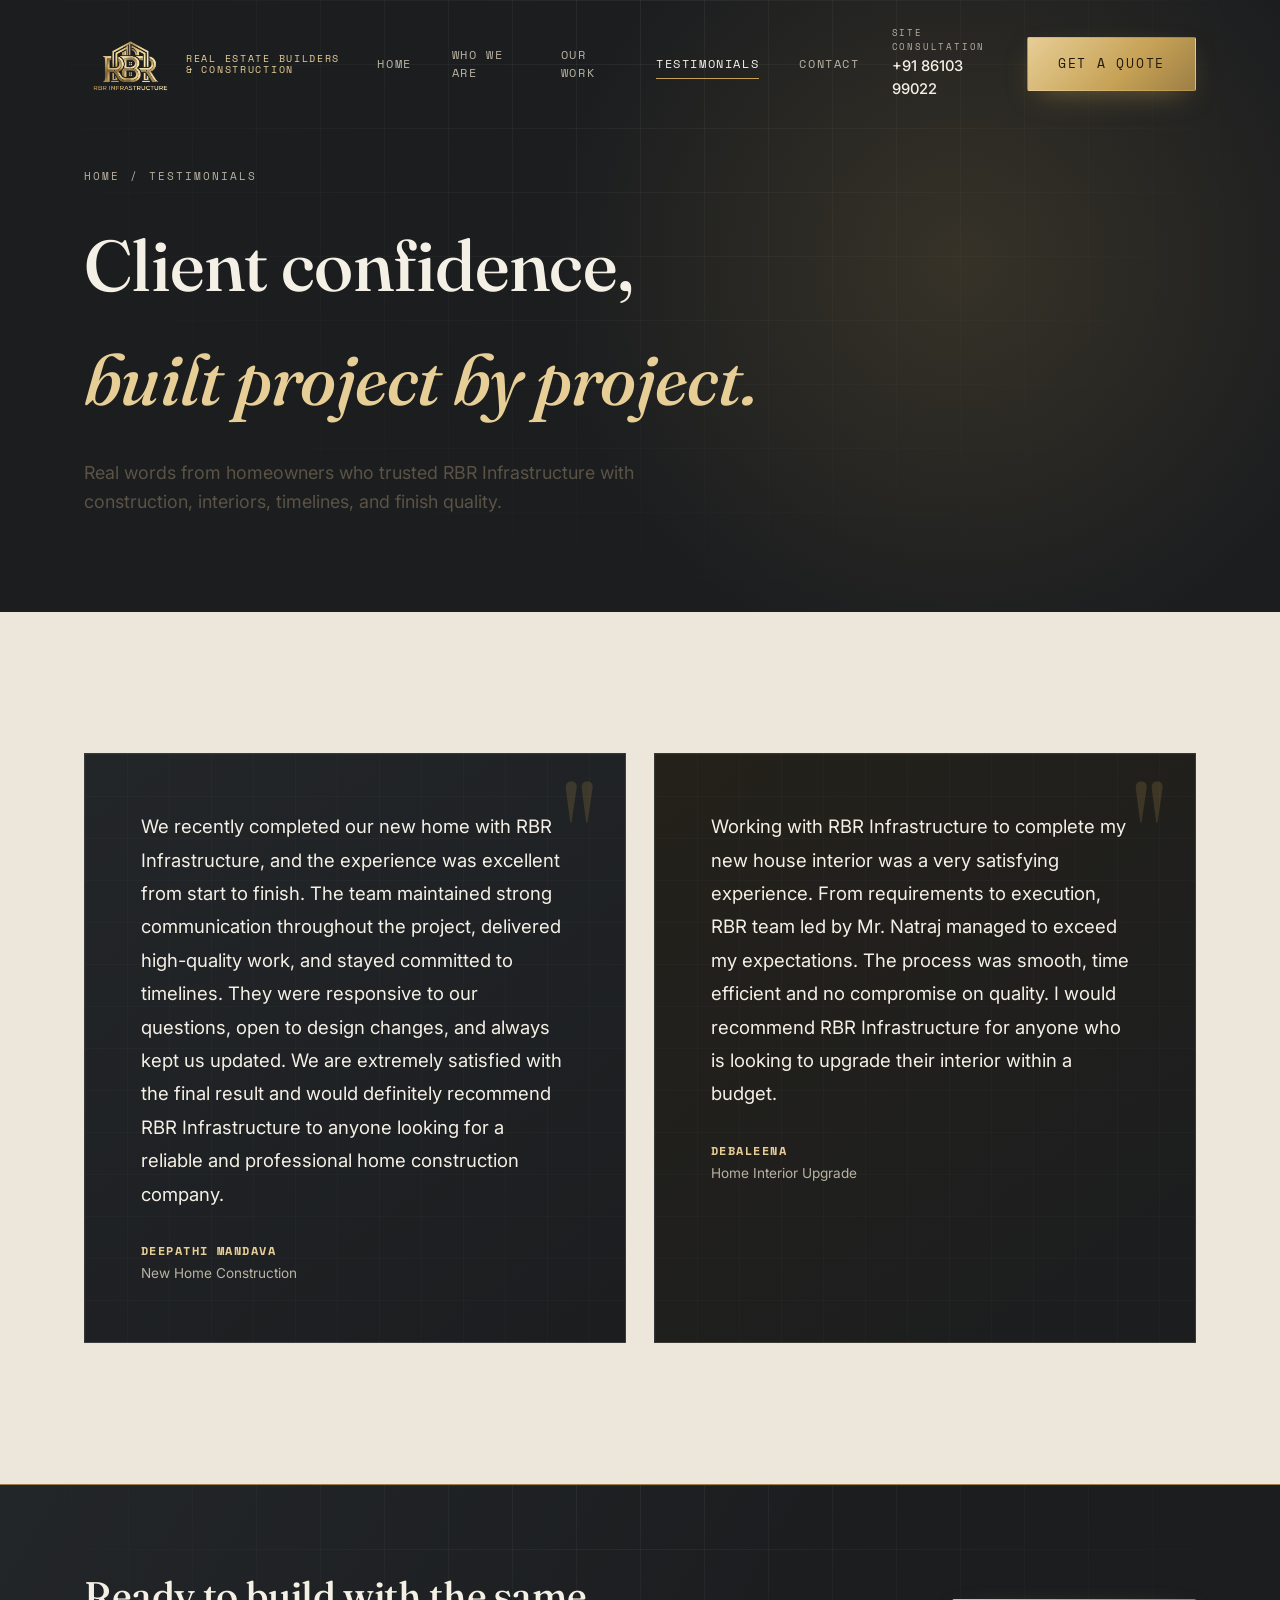
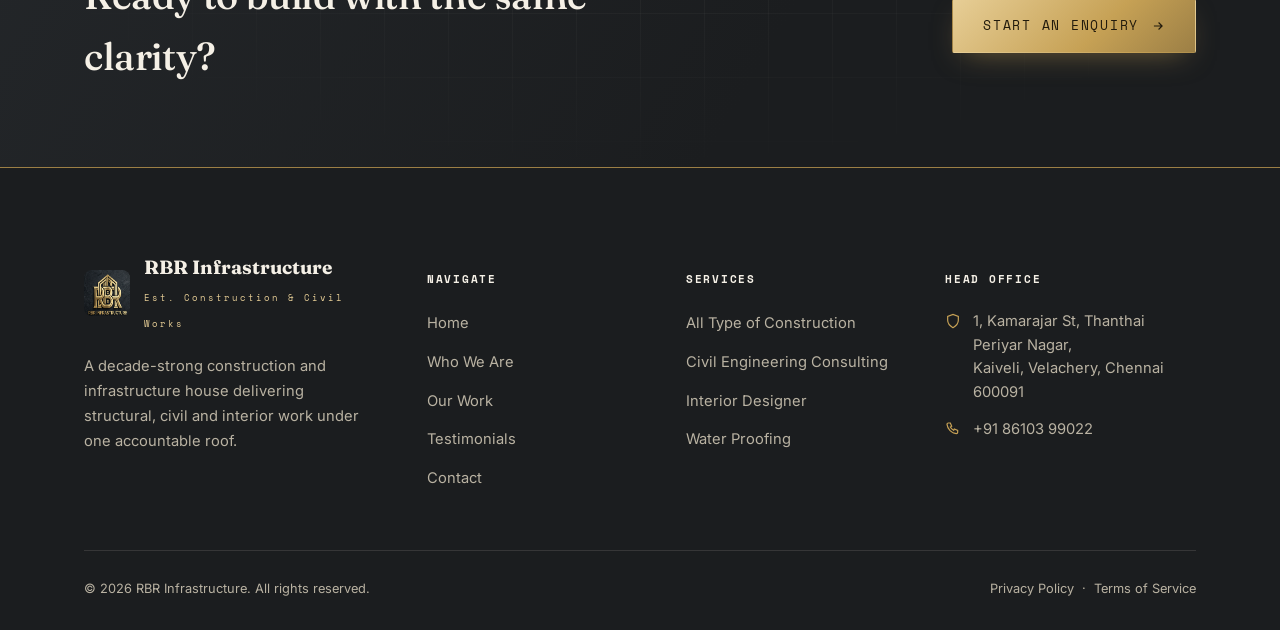
<file: testimonials.html>
<!DOCTYPE html>
<html lang="en">
<head>
<meta charset="UTF-8">
<meta name="viewport" content="width=device-width, initial-scale=1.0">
<title>Testimonials - RBR Infrastructure</title>
<meta name="description" content="Client testimonials for RBR Infrastructure construction and interior projects in Chennai.">
<link rel="icon" href="assets/logo.png">
<link rel="preconnect" href="https://fonts.googleapis.com">
<link rel="preconnect" href="https://fonts.gstatic.com" crossorigin>
<link href="https://fonts.googleapis.com/css2?family=Fraunces:opsz,wght@9..144,300;9..144,400;9..144,500;9..144,600;9..144,700&family=Inter:wght@300;400;500;600;700&family=Space+Mono:wght@400;700&display=swap" rel="stylesheet">
<link rel="stylesheet" href="css/style.css">
</head>
<body>

<header class="nav solid">
  <div class="container">
    <a href="index.html" class="brand">
      <img src="assets/rbr-logo-wide.png" alt="RBR Infrastructure logo">
      <span class="brand-text"><span>Real estate builders &amp; construction</span></span>
    </a>
    <nav class="nav-links">
      <a href="index.html">Home</a>
      <a href="who-we-are.html">Who We Are</a>
      <a href="our-work.html">Our Work</a>
      <a href="testimonials.html" class="active">Testimonials</a>
      <a href="contact.html">Contact</a>
    </nav>
    <div class="nav-cta">
      <div class="nav-phone">
        <span>Site Consultation</span>
        <b>+91 86103 99022</b>
      </div>
      <a href="contact.html" class="btn btn--gold">Get a Quote</a>
    </div>
    <button class="nav-toggle" aria-label="Open menu">
      <span></span><span></span><span></span>
    </button>
  </div>
</header>
<div class="mobile-overlay"></div>
<nav class="mobile-panel">
  <a href="index.html">Home</a>
  <a href="who-we-are.html">Who We Are</a>
  <a href="our-work.html">Our Work</a>
  <a href="testimonials.html">Testimonials</a>
  <a href="contact.html">Contact</a>
  <a href="contact.html" class="btn btn--gold" style="justify-content:center;margin-top:10px;">Get a Quote</a>
</nav>

<main class="page-enter">
  <section class="page-hero">
    <div class="blueprint-bg"></div>
    <div class="hero-glow" style="top:-30%;right:-10%;"></div>
    <div class="container">
      <div class="crumb"><a href="index.html">Home</a> / <span>Testimonials</span></div>
      <h1 data-reveal="fade">Client confidence,<br><em style="font-style:italic;color:var(--gold-light);">built project by project.</em></h1>
      <p class="lede" data-reveal="fade" style="transition-delay:.15s">Real words from homeowners who trusted RBR Infrastructure with construction, interiors, timelines, and finish quality.</p>
    </div>
  </section>

  <section class="section">
    <div class="container">
      <div class="testimonial-grid" data-stagger>
        <article class="testimonial-card" data-reveal="fade">
          <span class="quote-mark">"</span>
          <p>We recently completed our new home with RBR Infrastructure, and the experience was excellent from start to finish. The team maintained strong communication throughout the project, delivered high-quality work, and stayed committed to timelines. They were responsive to our questions, open to design changes, and always kept us updated. We are extremely satisfied with the final result and would definitely recommend RBR Infrastructure to anyone looking for a reliable and professional home construction company.</p>
          <div class="testi-person"><b>Deepathi Mandava</b><span>New Home Construction</span></div>
        </article>

        <article class="testimonial-card featured" data-reveal="fade">
          <span class="quote-mark">"</span>
          <p>Working with RBR Infrastructure to complete my new house interior was a very satisfying experience. From requirements to execution, RBR team led by Mr. Natraj managed to exceed my expectations. The process was smooth, time efficient and no compromise on quality. I would recommend RBR Infrastructure for anyone who is looking to upgrade their interior within a budget.</p>
          <div class="testi-person"><b>Debaleena</b><span>Home Interior Upgrade</span></div>
        </article>
      </div>
    </div>
  </section>

  <section class="cta-banner">
    <div class="blueprint-bg"></div>
    <div class="container cta-inner">
      <h3 data-reveal="fade">Ready to build with the same clarity?</h3>
      <a href="contact.html" class="btn btn--gold" data-reveal="fade">Start an Enquiry
        <svg viewBox="0 0 24 24" fill="none" stroke="currentColor" stroke-width="2"><path d="M5 12h14M13 6l6 6-6 6"/></svg>
      </a>
    </div>
  </section>
</main>

<footer class="footer">
  <div class="container">
    <div class="footer-grid">
      <div>
        <div class="footer-brand">
          <img src="assets/logo.png" alt="RBR Infrastructure">
          <div><b>RBR Infrastructure</b><span>Est. Construction &amp; Civil Works</span></div>
        </div>
        <p class="desc">A decade-strong construction and infrastructure house delivering structural, civil and interior work under one accountable roof.</p>
      </div>
      <div>
        <h5>Navigate</h5>
        <ul>
          <li><a href="index.html">Home</a></li>
          <li><a href="who-we-are.html">Who We Are</a></li>
          <li><a href="our-work.html">Our Work</a></li>
          <li><a href="testimonials.html">Testimonials</a></li>
          <li><a href="contact.html">Contact</a></li>
        </ul>
      </div>
      <div>
        <h5>Services</h5>
        <ul>
          <li><a href="our-work.html">All Type of Construction</a></li>
          <li><a href="our-work.html">Civil Engineering Consulting</a></li>
          <li><a href="our-work.html">Interior Designer</a></li>
          <li><a href="our-work.html">Water Proofing</a></li>
        </ul>
      </div>
      <div>
        <h5>Head Office</h5>
        <ul class="footer-contact">
          <li><svg viewBox="0 0 24 24" fill="none" stroke="currentColor" stroke-width="1.8"><path d="M12 22s8-4.5 8-11V5l-8-3-8 3v6c0 6.5 8 11 8 11Z"/></svg><span>1, Kamarajar St, Thanthai Periyar Nagar,<br>Kaiveli, Velachery, Chennai 600091</span></li>
          <li><svg viewBox="0 0 24 24" fill="none" stroke="currentColor" stroke-width="1.8"><path d="M3 5a2 2 0 0 1 2-2h3l2 5-2 1a11 11 0 0 0 5 5l1-2 5 2v3a2 2 0 0 1-2 2A16 16 0 0 1 3 5Z"/></svg><span>+91 86103 99022</span></li>
        </ul>
      </div>
    </div>
    <div class="footer-bottom">
      <span>© 2026 RBR Infrastructure. All rights reserved.</span>
      <span><a href="#">Privacy Policy</a> &nbsp;·&nbsp; <a href="#">Terms of Service</a></span>
    </div>
  </div>
</footer>

<button class="to-top" aria-label="Back to top">
  <svg viewBox="0 0 24 24" fill="none" stroke="currentColor" stroke-width="2"><path d="M12 19V5M5 12l7-7 7 7"/></svg>
</button>

<script src="js/main.js"></script>
</body>
</html>
</file>
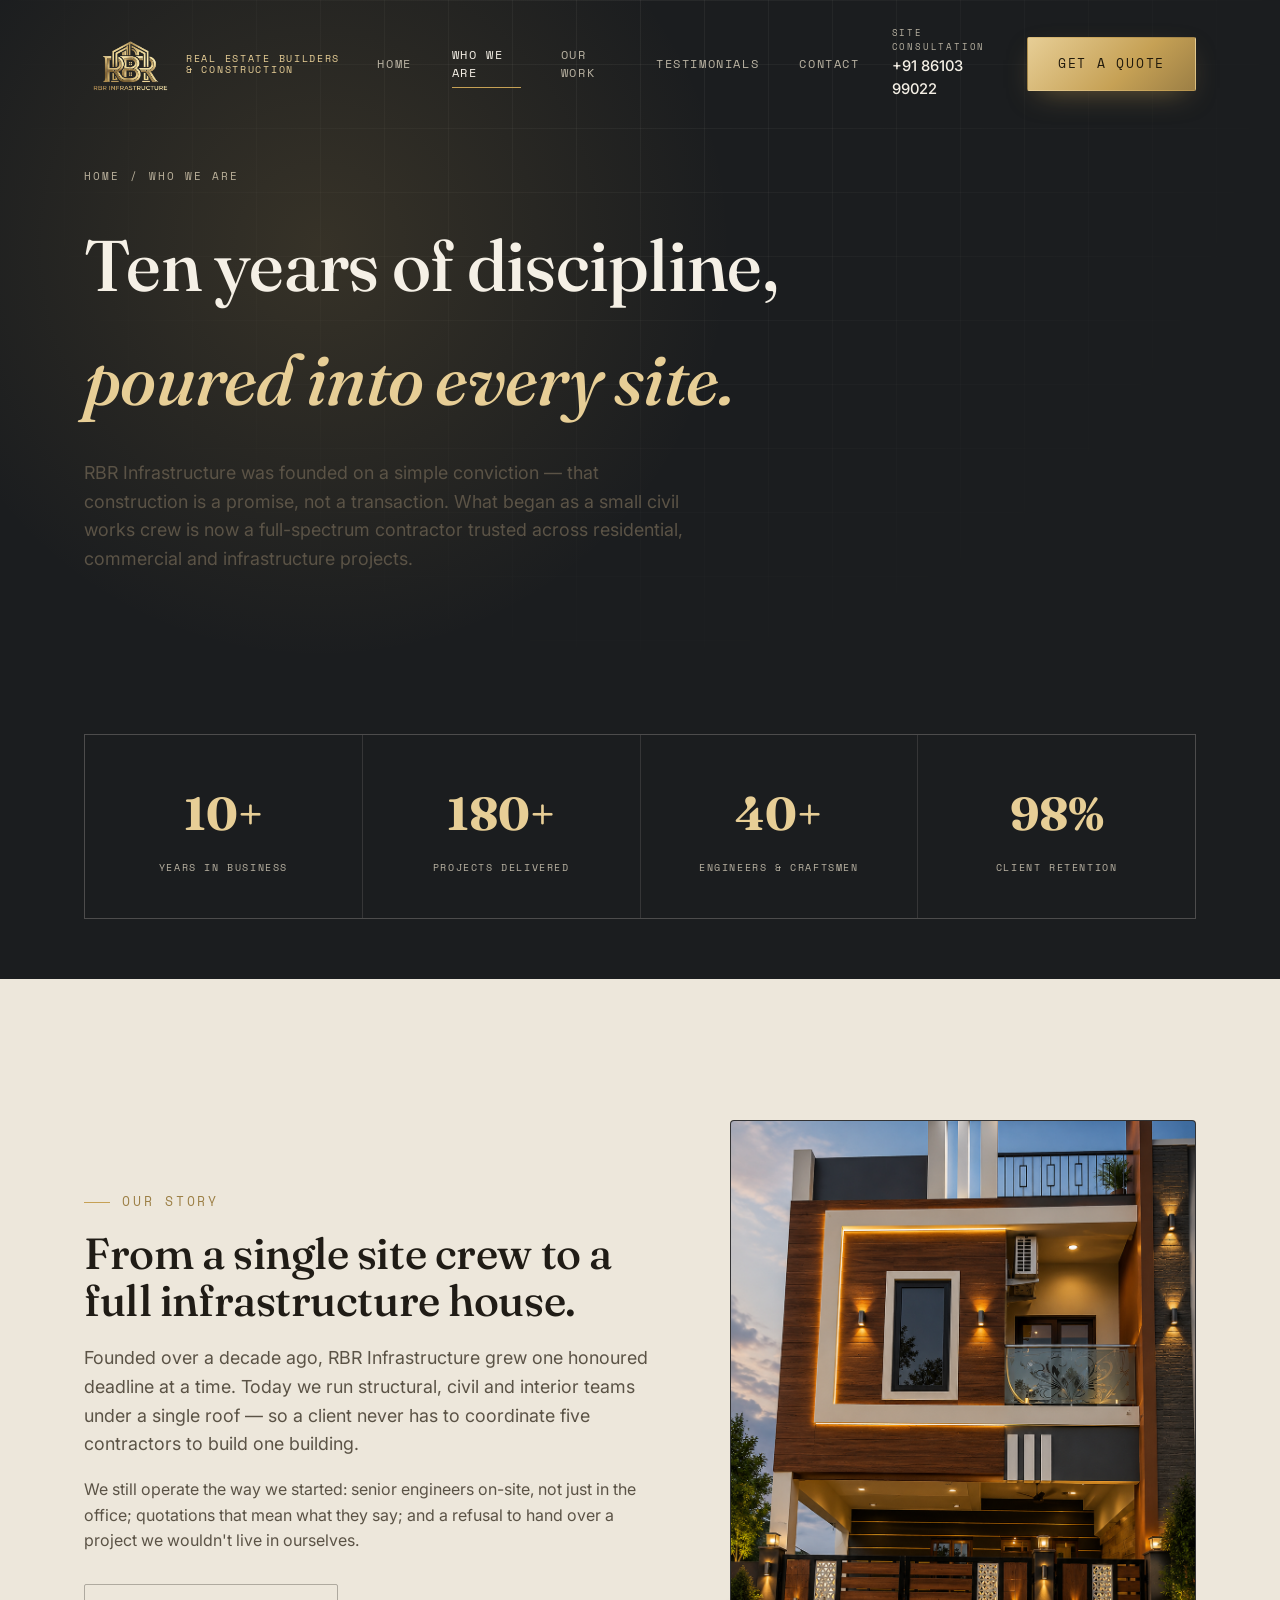
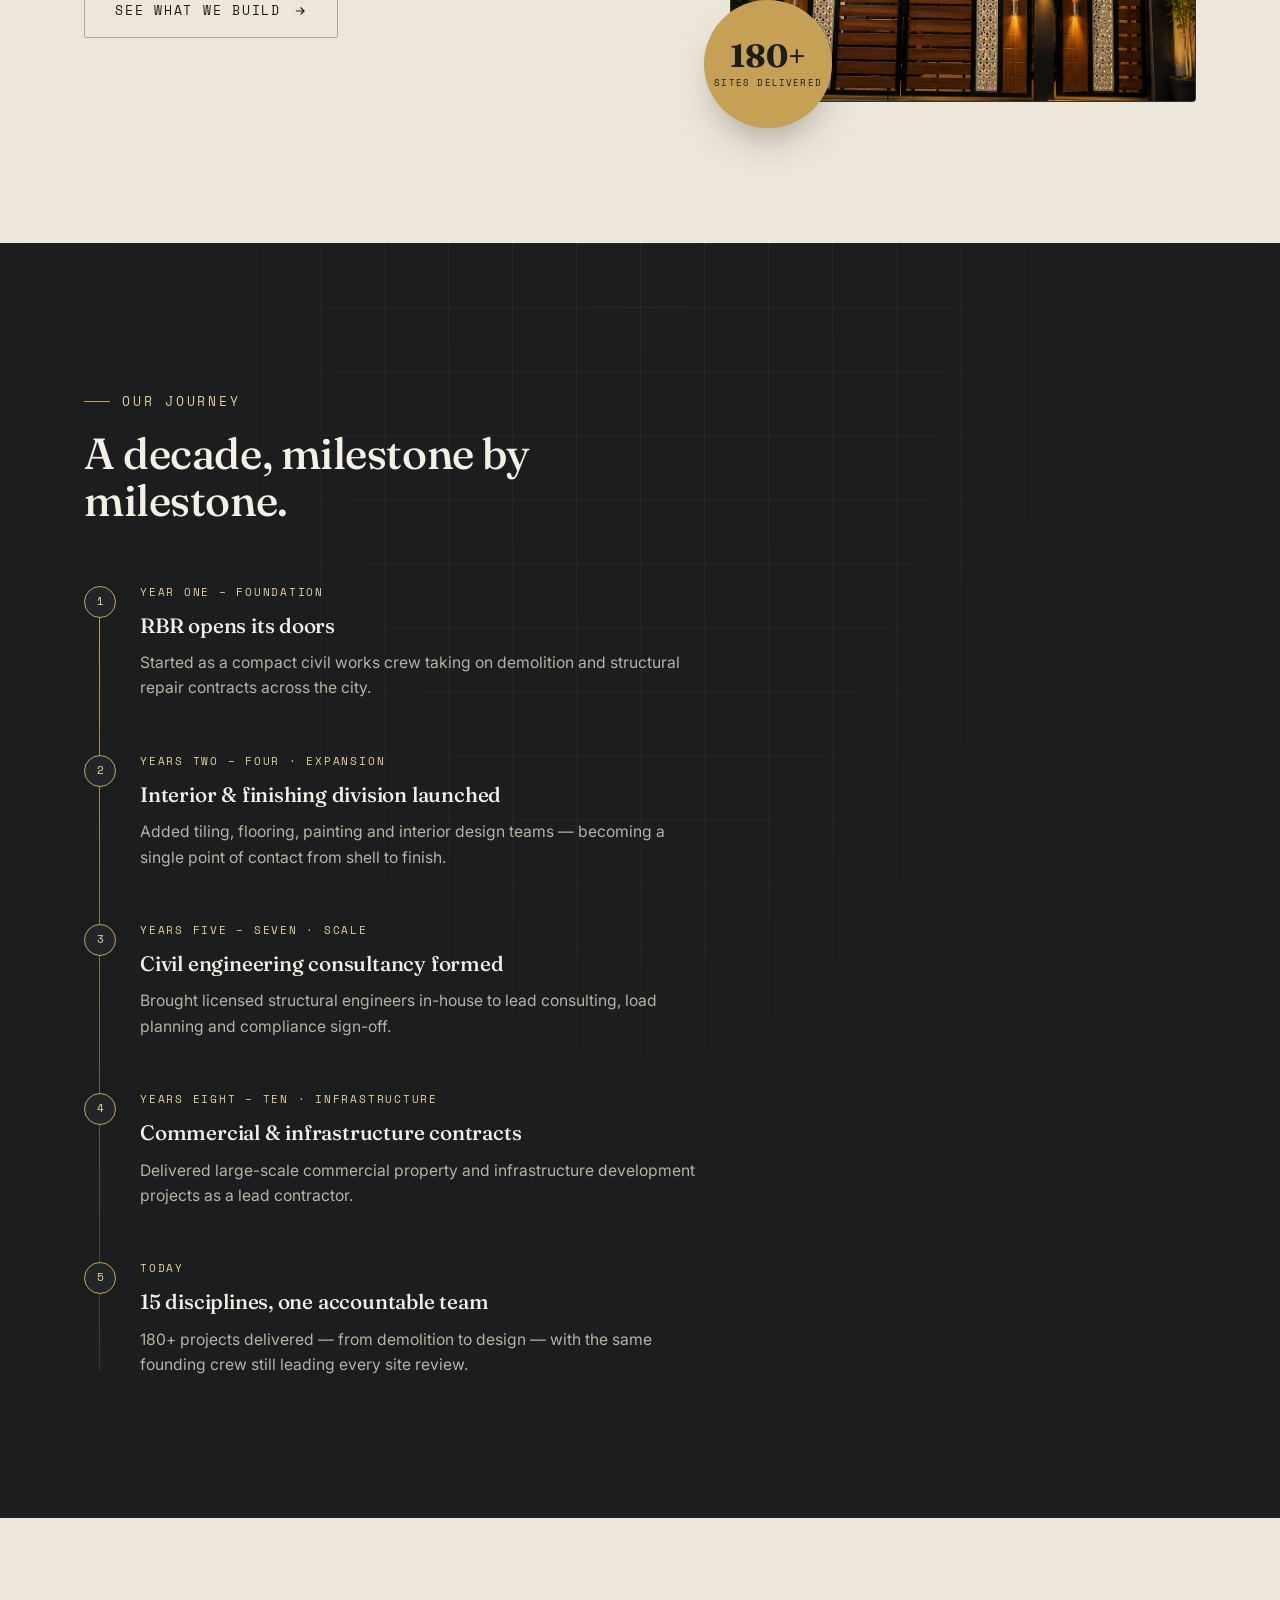
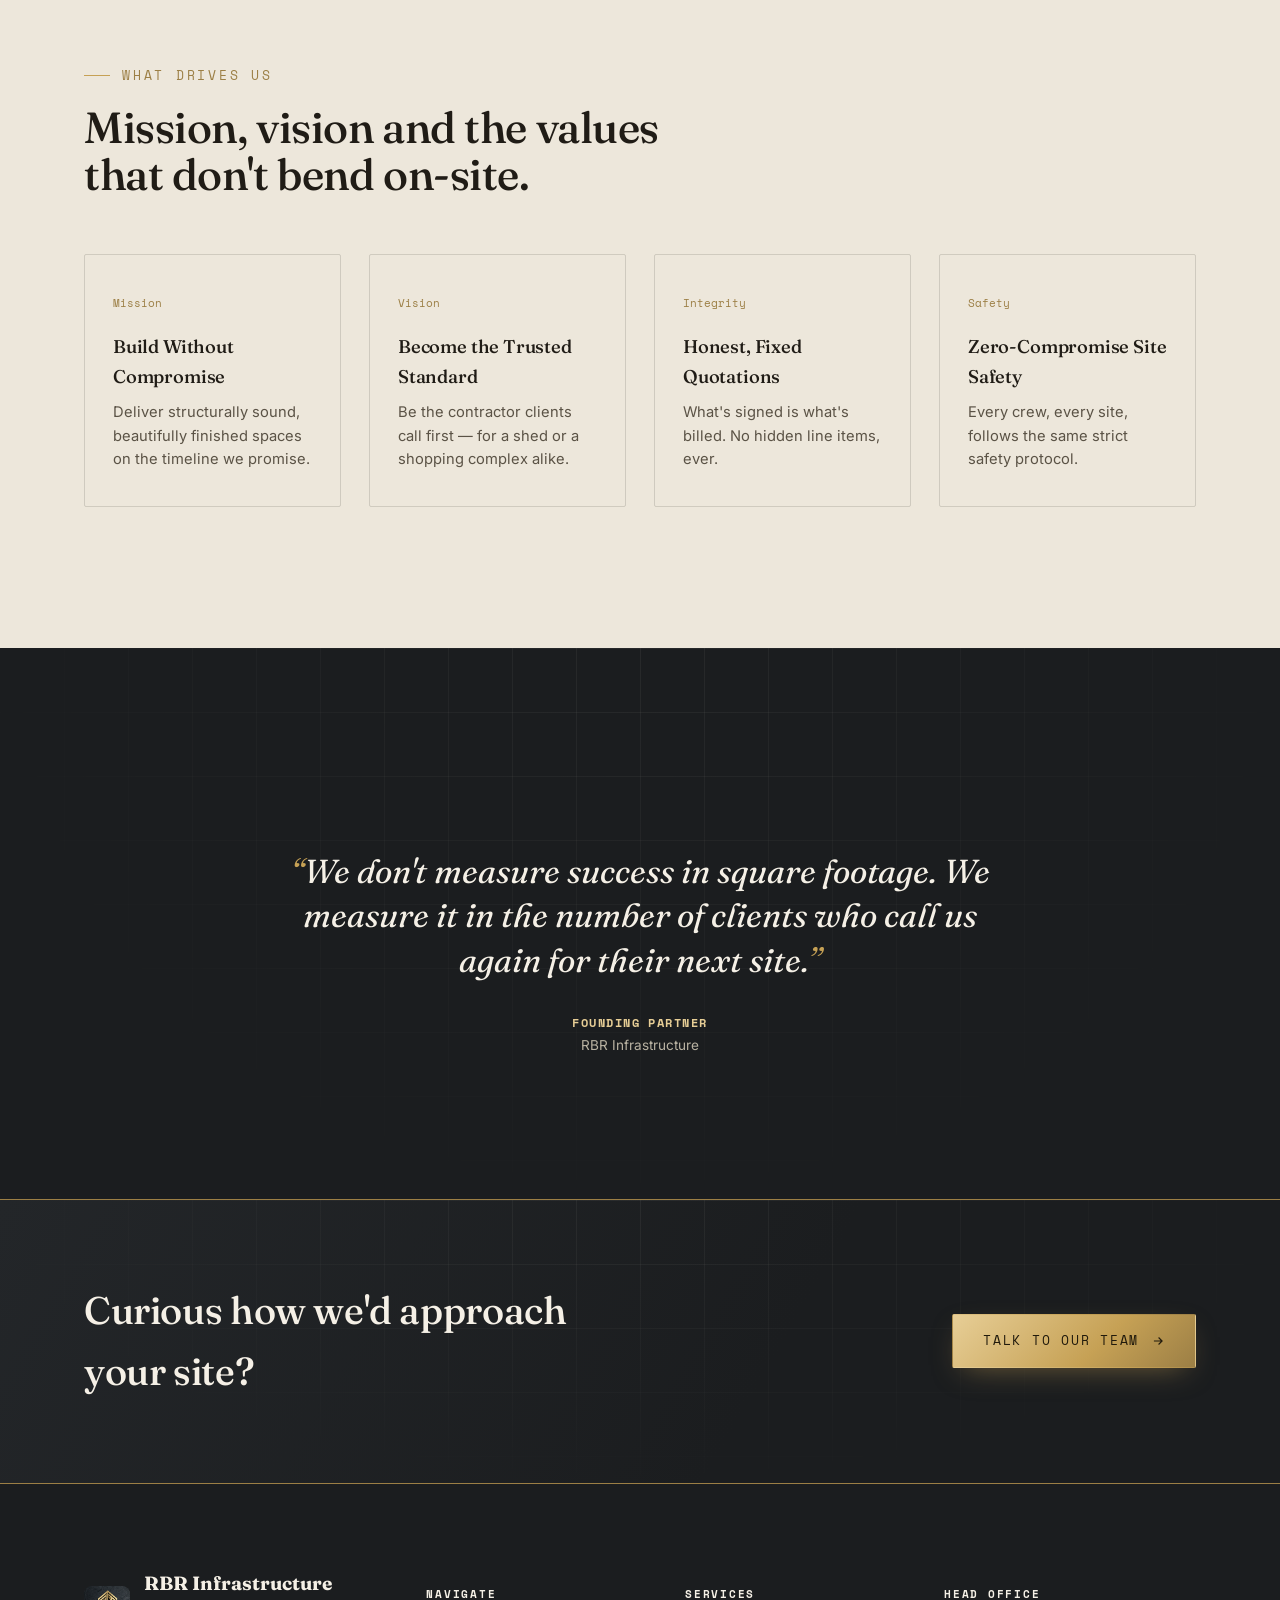
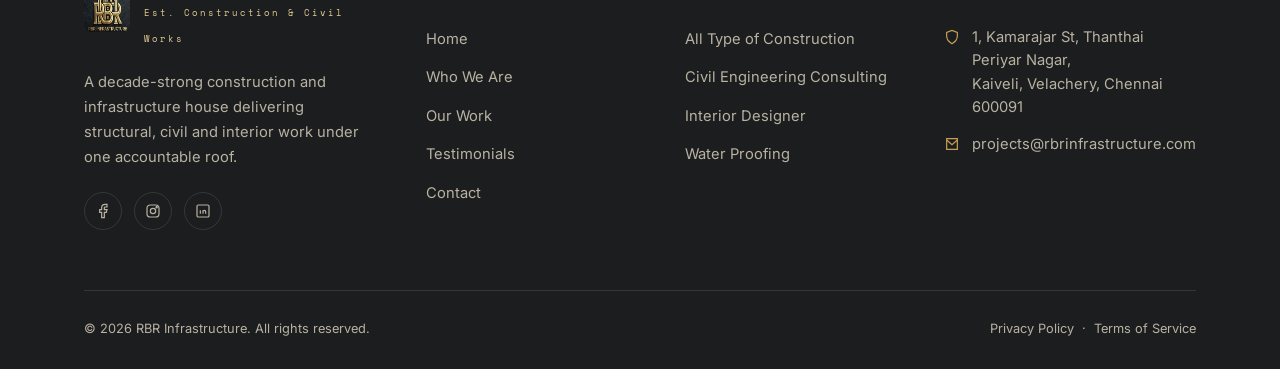
<file: who-we-are.html>
<!DOCTYPE html>
<html lang="en">
<head>
<meta charset="UTF-8">
<meta name="viewport" content="width=device-width, initial-scale=1.0">
<title>Who We Are — RBR Infrastructure</title>
<meta name="description" content="Ten plus years of RBR Infrastructure — our story, values and the engineers behind every build.">
<link rel="icon" href="assets/logo.png">
<link rel="preconnect" href="https://fonts.googleapis.com">
<link rel="preconnect" href="https://fonts.gstatic.com" crossorigin>
<link href="https://fonts.googleapis.com/css2?family=Fraunces:opsz,wght@9..144,300;9..144,400;9..144,500;9..144,600;9..144,700&family=Inter:wght@300;400;500;600;700&family=Space+Mono:wght@400;700&display=swap" rel="stylesheet">
<link rel="stylesheet" href="css/style.css">
</head>
<body>

<!-- ============ NAV ============ -->
<header class="nav solid">
  <div class="container">
    <a href="index.html" class="brand">
      <img src="assets/rbr-logo-wide.png" alt="RBR Infrastructure logo">
      <span class="brand-text"><span>Real estate builders &amp; construction</span></span>
    </a>
    <nav class="nav-links">
      <a href="index.html">Home</a>
      <a href="who-we-are.html" class="active">Who We Are</a>
      <a href="our-work.html">Our Work</a>
      <a href="testimonials.html">Testimonials</a>
      <a href="contact.html">Contact</a>
    </nav>
    <div class="nav-cta">
      <div class="nav-phone">
        <span>Site Consultation</span>
        <b>+91 86103 99022</b>
      </div>
      <a href="contact.html" class="btn btn--gold">Get a Quote</a>
    </div>
    <button class="nav-toggle" aria-label="Open menu">
      <span></span><span></span><span></span>
    </button>
  </div>
</header>
<div class="mobile-overlay"></div>
<nav class="mobile-panel">
  <a href="index.html">Home</a>
  <a href="who-we-are.html">Who We Are</a>
  <a href="our-work.html">Our Work</a>
  <a href="testimonials.html">Testimonials</a>
  <a href="contact.html">Contact</a>
  <a href="contact.html" class="btn btn--gold" style="justify-content:center;margin-top:10px;">Get a Quote</a>
</nav>

<main class="page-enter">

  <!-- ============ PAGE HERO ============ -->
  <section class="page-hero">
    <div class="blueprint-bg"></div>
    <div class="hero-glow" style="top:-30%;left:-10%;right:auto;"></div>
    <div class="container">
      <div class="crumb"><a href="index.html">Home</a> / <span>Who We Are</span></div>
      <h1 data-reveal="fade">Ten years of discipline,<br><em style="font-style:italic;color:var(--gold-light);">poured into every site.</em></h1>
      <p class="lede" data-reveal="fade" style="transition-delay:.15s">RBR Infrastructure was founded on a simple conviction — that construction is a promise, not a transaction. What began as a small civil works crew is now a full-spectrum contractor trusted across residential, commercial and infrastructure projects.</p>
    </div>
  </section>

  <!-- ============ COUNTERS ============ -->
  <section class="section--dark" style="padding:0 0 60px;overflow:hidden;">
    <div class="container">
      <div class="counters" data-reveal="scale">
        <div class="counter"><b data-count="10" data-suffix="+">0</b><span>Years in Business</span></div>
        <div class="counter"><b data-count="180" data-suffix="+">0</b><span>Projects Delivered</span></div>
        <div class="counter"><b data-count="40" data-suffix="+">0</b><span>Engineers &amp; Craftsmen</span></div>
        <div class="counter"><b data-count="98" data-suffix="%">0</b><span>Client Retention</span></div>
      </div>
    </div>
  </section>

  <!-- ============ STORY SPLIT ============ -->
  <section class="section">
    <div class="container">
      <div class="split reverse">
        <div data-reveal="right">
          <div class="eyebrow">Our Story</div>
          <h2 class="h-section">From a single site crew to a full infrastructure house.</h2>
          <p class="lede" style="margin-top:20px;">Founded over a decade ago, RBR Infrastructure grew one honoured deadline at a time. Today we run structural, civil and interior teams under a single roof — so a client never has to coordinate five contractors to build one building.</p>
          <p style="margin-top:18px;color:var(--ink-soft);max-width:560px;">We still operate the way we started: senior engineers on-site, not just in the office; quotations that mean what they say; and a refusal to hand over a project we wouldn't live in ourselves.</p>
          <a href="our-work.html" class="btn btn--ghost-dark" style="margin-top:30px;">See What We Build
            <svg viewBox="0 0 24 24" fill="none" stroke="currentColor" stroke-width="2"><path d="M5 12h14M13 6l6 6-6 6"/></svg>
          </a>
        </div>
        <div class="split-media" data-reveal="left">
          <div class="plaque plaque-photo bracket">
            <img src="assets/who-we-are-house.png" alt="Modern RBR Infrastructure residential construction">
          </div>
          <div class="plaque-badge">
            <b>180+</b>
            <span>Sites Delivered</span>
          </div>
        </div>
      </div>
    </div>
  </section>

  <!-- ============ TIMELINE ============ -->
  <section class="section section--dark">
    <div class="blueprint-bg"></div>
    <div class="container">
      <div style="max-width:600px;" data-reveal="fade">
        <div class="eyebrow">Our Journey</div>
        <h2 class="h-section">A decade, milestone by milestone.</h2>
      </div>
      <div class="timeline">
        <div class="tl-item" data-reveal="left">
          <span class="tl-dot">1</span>
          <span class="tl-year">Year One – Foundation</span>
          <h4>RBR opens its doors</h4>
          <p>Started as a compact civil works crew taking on demolition and structural repair contracts across the city.</p>
        </div>
        <div class="tl-item" data-reveal="left">
          <span class="tl-dot">2</span>
          <span class="tl-year">Years Two – Four · Expansion</span>
          <h4>Interior &amp; finishing division launched</h4>
          <p>Added tiling, flooring, painting and interior design teams — becoming a single point of contact from shell to finish.</p>
        </div>
        <div class="tl-item" data-reveal="left">
          <span class="tl-dot">3</span>
          <span class="tl-year">Years Five – Seven · Scale</span>
          <h4>Civil engineering consultancy formed</h4>
          <p>Brought licensed structural engineers in-house to lead consulting, load planning and compliance sign-off.</p>
        </div>
        <div class="tl-item" data-reveal="left">
          <span class="tl-dot">4</span>
          <span class="tl-year">Years Eight – Ten · Infrastructure</span>
          <h4>Commercial &amp; infrastructure contracts</h4>
          <p>Delivered large-scale commercial property and infrastructure development projects as a lead contractor.</p>
        </div>
        <div class="tl-item" data-reveal="left">
          <span class="tl-dot">5</span>
          <span class="tl-year">Today</span>
          <h4>15 disciplines, one accountable team</h4>
          <p>180+ projects delivered — from demolition to design — with the same founding crew still leading every site review.</p>
        </div>
      </div>
    </div>
  </section>

  <!-- ============ MISSION / VISION / VALUES ============ -->
  <section class="section">
    <div class="container">
      <div style="max-width:640px;" data-reveal="fade">
        <div class="eyebrow">What Drives Us</div>
        <h2 class="h-section">Mission, vision and the values that don't bend on-site.</h2>
      </div>
      <div class="pillar-grid" data-stagger>
        <div class="pillar" data-reveal="fade">
          <span class="num">Mission</span>
          <h4>Build Without Compromise</h4>
          <p>Deliver structurally sound, beautifully finished spaces on the timeline we promise.</p>
        </div>
        <div class="pillar" data-reveal="fade">
          <span class="num">Vision</span>
          <h4>Become the Trusted Standard</h4>
          <p>Be the contractor clients call first — for a shed or a shopping complex alike.</p>
        </div>
        <div class="pillar" data-reveal="fade">
          <span class="num">Integrity</span>
          <h4>Honest, Fixed Quotations</h4>
          <p>What's signed is what's billed. No hidden line items, ever.</p>
        </div>
        <div class="pillar" data-reveal="fade">
          <span class="num">Safety</span>
          <h4>Zero-Compromise Site Safety</h4>
          <p>Every crew, every site, follows the same strict safety protocol.</p>
        </div>
      </div>
    </div>
  </section>

  <!-- ============ LEADERSHIP QUOTE ============ -->
  <section class="section section--dark">
    <div class="blueprint-bg"></div>
    <div class="container">
      <div class="testi-wrap" data-reveal="scale" style="max-width:760px;">
        <p class="testi-quote" style="min-height:auto;">We don't measure success in square footage. We measure it in the number of clients who call us again for their next site.</p>
        <div class="testi-person"><b>Founding Partner</b><span>RBR Infrastructure</span></div>
      </div>
    </div>
  </section>

  <!-- ============ CTA ============ -->
  <section class="cta-banner">
    <div class="blueprint-bg"></div>
    <div class="container cta-inner">
      <h3 data-reveal="fade">Curious how we'd approach your site?</h3>
      <a href="contact.html" class="btn btn--gold" data-reveal="fade">Talk to Our Team
        <svg viewBox="0 0 24 24" fill="none" stroke="currentColor" stroke-width="2"><path d="M5 12h14M13 6l6 6-6 6"/></svg>
      </a>
    </div>
  </section>

</main>

<!-- ============ FOOTER ============ -->
<footer class="footer">
  <div class="container">
    <div class="footer-grid">
      <div>
        <div class="footer-brand">
          <img src="assets/logo.png" alt="RBR Infrastructure">
          <div><b>RBR Infrastructure</b><span>Est. Construction &amp; Civil Works</span></div>
        </div>
        <p class="desc">A decade-strong construction and infrastructure house delivering structural, civil and interior work under one accountable roof.</p>
        <div class="footer-social">
          <a href="#" aria-label="Facebook"><svg viewBox="0 0 24 24" fill="none" stroke="currentColor" stroke-width="1.8"><path d="M18 2h-3a5 5 0 0 0-5 5v3H7v4h3v8h4v-8h3l1-4h-4V7a1 1 0 0 1 1-1h3z"/></svg></a>
          <a href="#" aria-label="Instagram"><svg viewBox="0 0 24 24" fill="none" stroke="currentColor" stroke-width="1.8"><rect x="3" y="3" width="18" height="18" rx="5"/><circle cx="12" cy="12" r="4"/><circle cx="17.5" cy="6.5" r="1"/></svg></a>
          <a href="#" aria-label="LinkedIn"><svg viewBox="0 0 24 24" fill="none" stroke="currentColor" stroke-width="1.8"><rect x="3" y="3" width="18" height="18" rx="2"/><path d="M8 11v5M8 8v.01M12 16v-5M16 16v-3a2 2 0 0 0-4 0"/></svg></a>
        </div>
      </div>
      <div>
        <h5>Navigate</h5>
        <ul>
          <li><a href="index.html">Home</a></li>
          <li><a href="who-we-are.html">Who We Are</a></li>
          <li><a href="our-work.html">Our Work</a></li>
          <li><a href="testimonials.html">Testimonials</a></li>
          <li><a href="contact.html">Contact</a></li>
        </ul>
      </div>
      <div>
        <h5>Services</h5>
        <ul>
          <li><a href="our-work.html">All Type of Construction</a></li>
          <li><a href="our-work.html">Civil Engineering Consulting</a></li>
          <li><a href="our-work.html">Interior Designer</a></li>
          <li><a href="our-work.html">Water Proofing</a></li>
        </ul>
      </div>
      <div>
        <h5>Head Office</h5>
        <ul class="footer-contact">
          <li><svg viewBox="0 0 24 24" fill="none" stroke="currentColor" stroke-width="1.8"><path d="M12 22s8-4.5 8-11V5l-8-3-8 3v6c0 6.5 8 11 8 11Z"/></svg><span>1, Kamarajar St, Thanthai Periyar Nagar,<br>Kaiveli, Velachery, Chennai 600091</span></li>
          <li><svg viewBox="0 0 24 24" fill="none" stroke="currentColor" stroke-width="1.8"><path d="M4 4h16v16H4z"/><path d="m4 6 8 7 8-7"/></svg><span>projects@rbrinfrastructure.com</span></li>
        </ul>
      </div>
    </div>
    <div class="footer-bottom">
      <span>© 2026 RBR Infrastructure. All rights reserved.</span>
      <span><a href="#">Privacy Policy</a> &nbsp;·&nbsp; <a href="#">Terms of Service</a></span>
    </div>
  </div>
</footer>

<button class="to-top" aria-label="Back to top">
  <svg viewBox="0 0 24 24" fill="none" stroke="currentColor" stroke-width="2"><path d="M12 19V5M5 12l7-7 7 7"/></svg>
</button>

<script src="js/main.js"></script>
</body>
</html>
</file>
<file: css/style.css>
/* =========================================================
   RBR INFRASTRUCTURE — CORE STYLESHEET
   A design system built on poured-concrete stone, deep charcoal
   steel, and brushed-gold — echoing the brand mark's architecture.
   ========================================================= */

:root{
  /* ---- Color tokens ---- */
  --stone:        #EDE7DB;   /* primary light ground, warm poured concrete */
  --stone-deep:   #E1D8C4;   /* deeper stone for alternating sections */
  --stone-line:   rgba(33,29,23,.14);

  --charcoal:     #1B1D1F;   /* primary dark ground */
  --charcoal-2:   #232629;   /* raised dark surface / cards */
  --charcoal-3:   #2C2F33;   /* hover surface */
  --line-dark:    rgba(244,239,228,.12);

  --ink:          #201C16;   /* text on light */
  --ink-soft:     #5B5346;   /* secondary text on light */
  --cream:        #F5F0E6;   /* text on dark */
  --cream-soft:   #B9B2A2;   /* secondary text on dark */

  --gold:         #C6A155;
  --gold-light:   #E7CE96;
  --gold-dim:     #9C7F45;
  --bronze:       #7C5F35;

  /* ---- Type ---- */
  --font-display: 'Fraunces', 'Georgia', serif;
  --font-body:    'Inter', -apple-system, BlinkMacSystemFont, sans-serif;
  --font-mono:    'Space Mono', 'Courier New', monospace;

  /* ---- Rhythm ---- */
  --container: 1240px;
  --gutter: clamp(24px, 5vw, 64px);
  --section-pad: clamp(72px, 11vw, 148px);

  --ease-cinema: cubic-bezier(.16,.84,.32,1);
  --ease-soft: cubic-bezier(.4,0,.2,1);
}

/* ---------------------------------------------------------
   Reset & base
   --------------------------------------------------------- */
*, *::before, *::after{ box-sizing: border-box; }
html{ scroll-behavior: smooth; }
body{
  margin:0;
  background: var(--stone);
  color: var(--ink);
  font-family: var(--font-body);
  font-size: 16px;
  line-height: 1.6;
  -webkit-font-smoothing: antialiased;
  overflow-x: hidden;
}
img{ max-width:100%; display:block; }
a{ color:inherit; text-decoration:none; }
ul{ list-style:none; margin:0; padding:0; }
button{ font-family:inherit; cursor:pointer; }
h1,h2,h3,h4,p,figure{ margin:0; }

::selection{ background: var(--gold); color: var(--charcoal); }

@media (prefers-reduced-motion: reduce){
  *{ animation-duration: .001ms !important; animation-iteration-count: 1 !important; transition-duration: .001ms !important; scroll-behavior: auto !important; }
}

:focus-visible{ outline: 2px solid var(--gold); outline-offset: 3px; }

/* ---------------------------------------------------------
   Utility
   --------------------------------------------------------- */
.container{ max-width: var(--container); margin: 0 auto; padding: 0 var(--gutter); }
.section{ padding: var(--section-pad) 0; position: relative; }
.section--dark{ background: var(--charcoal); color: var(--cream); }
.section--stone-deep{ background: var(--stone-deep); }

.eyebrow{
  font-family: var(--font-mono);
  font-size: 12.5px;
  letter-spacing: .22em;
  text-transform: uppercase;
  color: var(--gold-dim);
  display: inline-flex;
  align-items: center;
  gap: 12px;
  margin-bottom: 18px;
}
.eyebrow::before{
  content:"";
  width: 26px; height: 1px;
  background: var(--gold);
  display:inline-block;
}
.section--dark .eyebrow{ color: var(--gold-light); }

h1, h2, h3, h4{ font-family: var(--font-display); font-weight: 500; letter-spacing: -.01em; }

.h-display{
  font-size: clamp(2.6rem, 5.6vw, 5.2rem);
  line-height: 1.03;
  font-weight: 400;
}
.h-section{
  font-size: clamp(2rem, 3.4vw, 3.1rem);
  line-height: 1.08;
  font-weight: 500;
}
.h-card{ font-size: 1.4rem; font-weight: 500; }

.lede{
  font-size: clamp(1.05rem, 1.4vw, 1.25rem);
  color: var(--ink-soft);
  max-width: 620px;
  font-weight: 400;
}
.section--dark .lede{ color: var(--cream-soft); }

.italic-accent{ font-style: italic; color: var(--gold); }

/* Buttons */
.btn{
  display: inline-flex;
  align-items: center;
  gap: 12px;
  padding: 16px 30px;
  font-family: var(--font-mono);
  font-size: 12.5px;
  letter-spacing: .14em;
  text-transform: uppercase;
  border: 1px solid transparent;
  border-radius: 2px;
  transition: all .45s var(--ease-soft);
  white-space: nowrap;
}
.btn--gold{
  background: linear-gradient(135deg, var(--gold-light), var(--gold) 60%, var(--gold-dim));
  color: #211A0C;
  box-shadow: 0 10px 30px -12px rgba(198,161,85,.55);
}
.btn--gold:hover{ transform: translateY(-2px); box-shadow: 0 16px 36px -12px rgba(198,161,85,.7); }
.btn--ghost-dark{ border-color: rgba(32,28,22,.3); color: var(--ink); }
.btn--ghost-dark:hover{ border-color: var(--ink); background: rgba(32,28,22,.05); }
.btn--ghost-light{ border-color: rgba(245,240,230,.35); color: var(--cream); }
.btn--ghost-light:hover{ border-color: var(--cream); background: rgba(245,240,230,.08); }
.btn svg{ width: 14px; height: 14px; transition: transform .4s var(--ease-soft); }
.btn:hover svg{ transform: translateX(4px); }

/* ---------------------------------------------------------
   Blueprint grid ambience
   --------------------------------------------------------- */
.blueprint-bg{
  position:absolute; inset:0;
  background-image:
    linear-gradient(var(--line-dark) 1px, transparent 1px),
    linear-gradient(90deg, var(--line-dark) 1px, transparent 1px);
  background-size: 64px 64px;
  opacity:.5;
  pointer-events:none;
  mask-image: radial-gradient(ellipse at 50% 0%, black, transparent 75%);
}
.section--stone .blueprint-bg, .blueprint-bg.on-light{
  background-image:
    linear-gradient(var(--stone-line) 1px, transparent 1px),
    linear-gradient(90deg, var(--stone-line) 1px, transparent 1px);
}

/* ---------------------------------------------------------
   INTRO / VIDEO OVERLAY
   --------------------------------------------------------- */
#intro{
  position: fixed; inset:0; z-index: 9999;
  background: #0A0A0A;
  display:flex; align-items:center; justify-content:center;
  transition: opacity 1.1s var(--ease-cinema), visibility 1.1s;
}
#intro video{
  width:100%; height:100%; object-fit: cover;
  filter: saturate(1.05) contrast(1.03);
}
#intro.hide{ opacity:0; visibility:hidden; pointer-events:none; }
.intro-vignette{
  position:absolute; inset:0;
  background: radial-gradient(ellipse at 50% 50%, transparent 40%, rgba(0,0,0,.55) 100%);
  pointer-events:none;
}
.intro-mark{
  position:absolute; top: clamp(20px,4vw,40px); left: 50%; transform: translateX(-50%);
  display:flex; flex-direction:column; align-items:center; gap:6px;
  opacity:0; animation: introFadeIn 1.4s var(--ease-cinema) .3s forwards;
}
.intro-mark img{ width: 46px; height:46px; border-radius:6px; }
.intro-mark span{
  font-family: var(--font-mono); font-size: 10.5px; letter-spacing:.3em;
  color: var(--cream-soft); text-transform:uppercase;
}
.skip-intro{
  position:absolute; bottom: clamp(28px,6vw,56px); left:50%; transform: translateX(-50%);
  display:flex; align-items:center; gap:10px;
  padding: 13px 26px;
  background: rgba(20,18,14,.35);
  border: 1px solid rgba(245,240,230,.4);
  backdrop-filter: blur(6px);
  color: var(--cream);
  font-family: var(--font-mono);
  font-size: 11.5px; letter-spacing:.2em; text-transform:uppercase;
  border-radius: 999px;
  opacity:0; animation: introFadeIn 1.2s var(--ease-cinema) 1s forwards;
  transition: background .35s, border-color .35s, transform .35s;
}
.skip-intro:hover{ background: rgba(198,161,85,.18); border-color: var(--gold); transform: translateX(-50%) translateY(-2px); }
.skip-intro .ring{
  width:16px; height:16px; border-radius:50%;
  border: 1.5px solid var(--gold);
  border-top-color: transparent;
  animation: spin 1.6s linear infinite;
}
@keyframes spin{ to{ transform: rotate(360deg); } }
@keyframes introFadeIn{ from{ opacity:0; transform: translate(-50%, 8px);} to{ opacity:1; transform: translate(-50%,0);} }
.skip-intro{ transform: translateX(-50%); }

body.intro-active{ overflow:hidden; height:100vh; }

/* ---------------------------------------------------------
   NAVBAR
   --------------------------------------------------------- */
.nav{
  position: fixed; top:0; left:0; right:0; z-index: 500;
  padding: 26px 0;
  transition: background .5s var(--ease-soft), padding .5s var(--ease-soft), border-color .5s;
  border-bottom: 1px solid transparent;
}
.nav.solid{
  background: rgba(27,29,31,.86);
  backdrop-filter: blur(14px);
  padding: 16px 0;
  border-bottom-color: var(--line-dark);
}
.nav .container{ display:flex; align-items:center; justify-content:space-between; gap: 32px; }
.brand{ display:flex; align-items:center; gap:12px; min-width:260px; }
.brand img{ width:96px; height:56px; object-fit:contain; border-radius:0; transition: width .4s, height .4s; }
.nav.solid .brand img{ width:84px; height:50px; }
.brand-text{ display:flex; flex-direction:column; line-height:1.15; }
.brand-text b{ font-family: var(--font-display); font-size:1.05rem; color: var(--cream); letter-spacing:.01em; }
.brand-text span{ font-family: var(--font-mono); font-size:9.5px; letter-spacing:.18em; color: var(--gold-light); text-transform:uppercase; max-width:170px; }

.nav-links{ display:flex; align-items:center; gap: 40px; }
.nav-links a{
  font-family: var(--font-mono); font-size:11.5px; letter-spacing:.14em; text-transform:uppercase;
  color: var(--cream-soft); position:relative; padding: 4px 0;
  transition: color .35s;
}
.nav-links a::after{
  content:""; position:absolute; left:0; bottom:-2px; width:0; height:1px; background: var(--gold);
  transition: width .4s var(--ease-soft);
}
.nav-links a:hover, .nav-links a.active{ color: var(--cream); }
.nav-links a:hover::after, .nav-links a.active::after{ width:100%; }

.nav-cta{ display:flex; align-items:center; gap:22px; }
.nav-phone{ display:flex; flex-direction:column; align-items:flex-end; }
.nav-phone span{ font-family:var(--font-mono); font-size:9px; letter-spacing:.2em; color: var(--cream-soft); text-transform:uppercase; }
.nav-phone b{ color:var(--cream); font-size:.92rem; font-weight:500; }

.nav-toggle{
  display:none; flex-direction:column; gap:5px; background:none; border:none; padding:6px;
}
.nav-toggle span{ width:24px; height:1.5px; background: var(--cream); display:block; transition: all .35s; }

/* Mobile nav */
.mobile-panel{
  position: fixed; inset: 0 0 0 auto; width:min(360px,86vw); z-index: 600;
  background: var(--charcoal-2);
  transform: translateX(100%);
  transition: transform .55s var(--ease-cinema);
  padding: 100px 34px 40px;
  display:flex; flex-direction:column; gap:30px;
  border-left: 1px solid var(--line-dark);
}
.mobile-panel.open{ transform: translateX(0); }
.mobile-panel a{
  font-family: var(--font-display); font-size:1.5rem; color: var(--cream);
}
.mobile-overlay{
  position:fixed; inset:0; z-index:590; background: rgba(10,10,10,.6);
  opacity:0; visibility:hidden; transition: opacity .5s;
}
.mobile-overlay.open{ opacity:1; visibility:visible; }

@media (max-width: 920px){
  .nav-links, .nav-cta{ display:none; }
  .nav-toggle{ display:flex; }
  .brand{ min-width:0; }
  .brand img{ width:82px; height:48px; }
  .brand-text b{ font-size:.92rem; }
  .brand-text span{ max-width:150px; font-size:8.5px; letter-spacing:.14em; }
}

/* ---------------------------------------------------------
   REVEAL ANIMATIONS
   --------------------------------------------------------- */
[data-reveal]{
  opacity:0; transform: translateY(36px);
  transition: opacity 1s var(--ease-cinema), transform 1s var(--ease-cinema);
}
[data-reveal].in{ opacity:1; transform: translateY(0); }
[data-reveal="fade"]{ transform:none; }
[data-reveal="left"]{ transform: translateX(-46px); }
[data-reveal="left"].in{ transform: translateX(0); }
[data-reveal="right"]{ transform: translateX(46px); }
[data-reveal="right"].in{ transform: translateX(0); }
[data-reveal="scale"]{ transform: scale(.93); }
[data-reveal="scale"].in{ transform: scale(1); }

[data-stagger] > *{ transition-delay: calc(var(--i, 0) * 110ms); }

/* ---------------------------------------------------------
   HOME — HERO
   --------------------------------------------------------- */
.hero{
  position:relative;
  min-height: 100vh;
  display:flex; align-items:center;
  background: var(--charcoal);
  color: var(--cream);
  overflow:hidden;
  padding-top: 100px;
}
.hero-glow{
  position:absolute; width:70vw; height:70vw; max-width:900px; max-height:900px;
  border-radius:50%;
  background: radial-gradient(circle, rgba(198,161,85,.16), transparent 65%);
  top:-20%; right:-16%;
  pointer-events:none;
}
.hero .container{ position:relative; z-index:2; }
.hero-grid{
  display:grid; grid-template-columns: 1.15fr .85fr; gap: 60px; align-items:end;
}
.hero-kicker{
  font-family: var(--font-mono); font-size:12.5px; letter-spacing:.24em;
  color: var(--gold-light); text-transform:uppercase; margin-bottom:26px;
  display:flex; align-items:center; gap:14px;
}
.hero-kicker::before{ content:""; width:44px; height:1px; background: var(--gold); }
.hero h1{ font-size: clamp(2.9rem, 6.4vw, 6rem); line-height:1.01; }
.hero h1 em{ font-style:italic; color: var(--gold-light); font-weight:400; }
.hero-sub{
  margin-top:28px; max-width:480px; color: var(--cream-soft);
  font-size: clamp(1.02rem, 1.3vw, 1.15rem);
}
.hero-actions{ display:flex; gap:18px; margin-top:44px; flex-wrap:wrap; }

.hero-panel{
  border-left: 1px solid var(--line-dark);
  padding-left: 40px;
  display:flex; flex-direction:column; gap: 30px;
}
.stat{ display:flex; flex-direction:column; }
.stat b{
  font-family: var(--font-display); font-size: clamp(2.2rem,3.4vw,3.2rem);
  color: var(--gold-light); line-height:1;
}
.stat span{
  font-family: var(--font-mono); font-size:10.5px; letter-spacing:.16em; text-transform:uppercase;
  color: var(--cream-soft); margin-top:10px;
}

.hero-roofline{
  position:absolute; right: 2%; bottom:0; width: min(46vw, 620px); opacity:.9;
  pointer-events:none;
}
.hero-roofline path{
  fill:none; stroke: var(--gold); stroke-width:1.4; stroke-dasharray: 2200; stroke-dashoffset:2200;
  transition: stroke-dashoffset 2.6s var(--ease-cinema);
}
.hero-roofline.in path{ stroke-dashoffset:0; }

.scroll-cue{
  position:absolute; left:50%; bottom: 34px; transform: translateX(-50%);
  display:flex; flex-direction:column; align-items:center; gap:10px;
  font-family: var(--font-mono); font-size:9.5px; letter-spacing:.24em; text-transform:uppercase;
  color: var(--cream-soft); z-index:3;
}
.scroll-cue .line{ width:1px; height:40px; background: linear-gradient(var(--gold), transparent); position:relative; overflow:hidden; }
.scroll-cue .line::after{
  content:""; position:absolute; left:0; top:-40px; width:100%; height:40px; background: var(--gold-light);
  animation: cueDrop 2.2s var(--ease-soft) infinite;
}
@keyframes cueDrop{ to{ top:100%; } }

@media (max-width: 980px){
  .hero-grid{ grid-template-columns:1fr; }
  .hero-panel{ border-left:none; padding-left:0; border-top:1px solid var(--line-dark); padding-top:30px; flex-direction:row; flex-wrap:wrap; gap:26px 40px; margin-bottom:70px; }
  .hero-roofline{ display:none; }
  .scroll-cue{ display:none; }
  .hero{ padding-bottom:60px; }
}

/* ---------------------------------------------------------
   MARQUEE TICKER
   --------------------------------------------------------- */
.marquee{
  background: var(--gold);
  color: var(--charcoal);
  overflow:hidden;
  padding: 16px 0;
}
.marquee-track{
  display:flex; gap:56px; white-space:nowrap;
  animation: scrollLeft 34s linear infinite;
  width: max-content;
}
.marquee-track span{
  font-family: var(--font-mono); font-size:13px; letter-spacing:.1em; text-transform:uppercase;
  display:flex; align-items:center; gap:56px;
}
.marquee-track span::after{ content:"◆"; color: rgba(27,29,31,.5); margin-left:56px; font-size:9px; }
@keyframes scrollLeft{ from{ transform: translateX(0);} to{ transform: translateX(-50%);} }

/* ---------------------------------------------------------
   ABOUT TEASER (home)
   --------------------------------------------------------- */
.split{
  display:grid; grid-template-columns: .9fr 1.1fr; gap: clamp(40px,6vw,90px); align-items:center;
}
.split.reverse{ grid-template-columns: 1.1fr .9fr; }
.split.reverse .split-media{ order:2; }
@media (max-width: 900px){
  .split, .split.reverse{ grid-template-columns:1fr; }
  .split.reverse .split-media{ order:0; }
}

.split-media{ position:relative; }
.plaque{
  position:relative; aspect-ratio: 4/5; border-radius:4px; overflow:hidden;
  background:
    linear-gradient(160deg, #2C2F33, #17181A 70%);
  display:flex; align-items:center; justify-content:center;
  border: 1px solid var(--line-dark);
}
.plaque .blueprint-bg{ opacity:.4; }
.plaque-photo{ background:#17181A; align-items:stretch; justify-content:stretch; }
.plaque-photo > img{ width:100%; height:100%; object-fit:cover; object-position:center; }
.plaque-mark{ position:relative; z-index:2; text-align:center; padding:20px; }
.plaque-mark img{ width: 120px; margin:0 auto 22px; border-radius:12px; }
.plaque-mark b{ font-family:var(--font-display); font-size:1.5rem; color:var(--cream); display:block; }
.plaque-mark span{ font-family:var(--font-mono); font-size:10px; letter-spacing:.3em; color: var(--gold-light); text-transform:uppercase; }
.plaque-badge{
  position:absolute; bottom:-26px; left:-26px;
  background: var(--gold); color: var(--charcoal);
  width: 128px; height:128px; border-radius:50%;
  display:flex; flex-direction:column; align-items:center; justify-content:center;
  text-align:center; box-shadow: 0 20px 40px -14px rgba(0,0,0,.35);
}
.plaque-badge b{ font-family:var(--font-display); font-size:2rem; line-height:1; }
.plaque-badge span{ font-family:var(--font-mono); font-size:8.5px; letter-spacing:.14em; text-transform:uppercase; margin-top:4px; }
@media (max-width:600px){ .plaque-badge{ width:96px; height:96px; left:-14px; bottom:-16px; } .plaque-badge b{ font-size:1.4rem; } }

.check-list{ display:flex; flex-direction:column; gap:16px; margin: 32px 0 38px; }
.check-list li{ display:flex; gap:14px; align-items:flex-start; font-size:1rem; color: var(--ink-soft); }
.section--dark .check-list li{ color: var(--cream-soft); }
.check-list svg{ width:18px; height:18px; flex-shrink:0; margin-top:3px; color: var(--gold); }

/* ---------------------------------------------------------
   SERVICES GRID (home preview + our-work full)
   --------------------------------------------------------- */
.svc-grid{
  display:grid; grid-template-columns: repeat(3, 1fr); gap:1px;
  background: var(--stone-line);
  border: 1px solid var(--stone-line);
  margin-top: 56px;
}
.section--dark .svc-grid{ background: var(--line-dark); border-color: var(--line-dark); }

.svc-card{
  background: var(--stone); padding: 40px 34px; position:relative;
  transition: background .45s var(--ease-soft);
  min-height: 210px;
  display:flex; flex-direction:column; justify-content:space-between;
}
.section--dark .svc-card{ background: var(--charcoal); }
.svc-card:hover{ background: var(--charcoal); }
.svc-card:hover *{ color: var(--cream) !important; }
.svc-card:hover .svc-num{ color: var(--gold-light) !important; }
.svc-card:hover .svc-icon{ opacity:1; transform: translateY(0); color: var(--gold-light) !important; }

.svc-num{
  font-family: var(--font-mono); font-size:11px; color: var(--gold-dim);
  letter-spacing:.1em;
}
.svc-icon{ width:30px; height:30px; color: var(--gold); margin: 18px 0 26px; opacity:.85; }
.svc-card h4{ font-size:1.18rem; font-weight:500; color:var(--ink); margin-bottom:8px; }
.section--dark .svc-card h4{ color: var(--cream); }
.svc-card p{ font-size:.9rem; color: var(--ink-soft); line-height:1.55; }
.section--dark .svc-card p{ color: var(--cream-soft); }

@media (max-width: 900px){ .svc-grid{ grid-template-columns: repeat(2,1fr); } }
@media (max-width: 560px){ .svc-grid{ grid-template-columns: 1fr; } }

/* ---------------------------------------------------------
   PROCESS / TIMELINE
   --------------------------------------------------------- */
.timeline{ position:relative; margin-top:60px; }
.timeline::before{
  content:""; position:absolute; left: 15px; top:6px; bottom:6px; width:1px;
  background: linear-gradient(var(--gold), var(--line-dark));
}
.tl-item{ position:relative; padding-left: 56px; margin-bottom: 52px; }
.tl-item:last-child{ margin-bottom:0; }
.tl-dot{
  position:absolute; left:0; top:2px; width:32px; height:32px; border-radius:50%;
  background: var(--charcoal-2); border:1px solid var(--gold);
  display:flex; align-items:center; justify-content:center;
  font-family: var(--font-mono); font-size:11px; color: var(--gold-light);
}
.tl-year{ font-family: var(--font-mono); font-size:11px; letter-spacing:.16em; color: var(--gold-light); text-transform:uppercase; margin-bottom:8px; display:block; }
.tl-item h4{ font-size:1.3rem; color: var(--cream); margin-bottom:8px; }
.tl-item p{ color: var(--cream-soft); max-width: 560px; font-size:.98rem; }

/* ---------------------------------------------------------
   VALUES / PILLARS
   --------------------------------------------------------- */
.pillar-grid{ display:grid; grid-template-columns: repeat(4,1fr); gap: 28px; margin-top:56px; }
@media (max-width: 980px){ .pillar-grid{ grid-template-columns: repeat(2,1fr); } }
@media (max-width: 560px){ .pillar-grid{ grid-template-columns: 1fr; } }
.pillar{
  padding: 34px 28px; border: 1px solid var(--stone-line); border-radius:2px;
  transition: transform .5s var(--ease-cinema), border-color .5s;
  position: relative;
}
.pillar:hover{ transform: translateY(-8px); border-color: var(--gold); }
.pillar .num{ font-family: var(--font-mono); font-size:11px; color: var(--gold-dim); }
.pillar h4{ font-size:1.15rem; margin:18px 0 10px; }
.pillar p{ font-size:.92rem; color: var(--ink-soft); }

/* ---------------------------------------------------------
   TESTIMONIALS
   --------------------------------------------------------- */
.testi-wrap{ position:relative; max-width: 820px; margin: 60px auto 0; text-align:center; }
.testi-quote{ font-size: clamp(1.5rem,2.6vw,2.1rem); font-family: var(--font-display); font-style:italic; color: var(--cream); line-height:1.35; min-height: 160px; }
.testi-quote::before{ content:"“"; color: var(--gold); }
.testi-quote::after{ content:"”"; color: var(--gold); }
.testi-person{ margin-top:30px; }
.testi-person b{ display:block; font-family: var(--font-mono); font-size:12px; letter-spacing:.12em; color: var(--gold-light); text-transform:uppercase; }
.testi-person span{ font-size:.85rem; color: var(--cream-soft); }
.testi-dots{ display:flex; gap:10px; justify-content:center; margin-top:34px; }
.testi-dots button{
  width:8px; height:8px; border-radius:50%; background: var(--line-dark); border:none; padding:0;
  transition: background .4s, transform .4s;
}
.testi-dots button.active{ background: var(--gold); transform: scale(1.3); }
.testi-slide{ position:relative; }

.testimonial-grid{
  display:grid;
  grid-template-columns: repeat(2, minmax(0, 1fr));
  gap: 28px;
}
.testimonial-card{
  position:relative;
  min-height: 420px;
  padding: clamp(34px, 5vw, 56px);
  background: linear-gradient(145deg, var(--charcoal-2), var(--charcoal));
  color: var(--cream);
  border: 1px solid var(--line-dark);
  overflow:hidden;
  transition: transform .55s var(--ease-cinema), border-color .45s var(--ease-soft), box-shadow .45s var(--ease-soft);
}
.testimonial-card::before{
  content:"";
  position:absolute;
  inset:0;
  background:
    linear-gradient(var(--line-dark) 1px, transparent 1px),
    linear-gradient(90deg, var(--line-dark) 1px, transparent 1px);
  background-size: 42px 42px;
  opacity:.18;
  pointer-events:none;
}
.testimonial-card:hover{
  transform: translateY(-10px);
  border-color: var(--gold);
  box-shadow: 0 26px 60px -40px rgba(0,0,0,.55);
}
.testimonial-card.featured{ background: linear-gradient(145deg, #24211a, var(--charcoal)); }
.testimonial-card p{
  position:relative;
  z-index:1;
  font-size: clamp(1rem, 1.45vw, 1.18rem);
  line-height:1.8;
  color: var(--cream);
}
.testimonial-card .testi-person{ position:relative; z-index:1; text-align:left; }
.quote-mark{
  position:absolute;
  top: 18px;
  right: 30px;
  font-family: var(--font-display);
  font-size: 8rem;
  line-height:1;
  color: rgba(198,161,85,.18);
}

@media (max-width: 820px){
  .testimonial-grid{ grid-template-columns:1fr; }
  .testimonial-card{ min-height:auto; }
}

/* ---------------------------------------------------------
   CTA BANNER
   --------------------------------------------------------- */
.cta-banner{
  background: linear-gradient(120deg, var(--charcoal-2), var(--charcoal) 60%);
  border-top: 1px solid var(--gold-dim);
  border-bottom: 1px solid var(--gold-dim);
  padding: 80px 0;
  position:relative; overflow:hidden;
}
.cta-inner{ display:flex; align-items:center; justify-content:space-between; gap:40px; flex-wrap:wrap; position:relative; z-index:2; }
.cta-inner h3{ font-size: clamp(1.8rem,3vw,2.6rem); color: var(--cream); max-width: 560px; }

/* ---------------------------------------------------------
   FOOTER
   --------------------------------------------------------- */
.footer{ background: var(--charcoal); color: var(--cream-soft); padding: 84px 0 30px; }
.footer-grid{ display:grid; grid-template-columns: 1.4fr 1fr 1fr 1.2fr; gap: 50px; padding-bottom: 60px; border-bottom: 1px solid var(--line-dark); }
@media (max-width: 900px){ .footer-grid{ grid-template-columns: 1fr 1fr; } }
@media (max-width: 560px){ .footer-grid{ grid-template-columns: 1fr; } }
.footer-brand{ display:flex; align-items:center; gap:14px; margin-bottom:20px; }
.footer-brand img{ width:46px; height:46px; border-radius:8px; }
.footer-brand b{ font-family: var(--font-display); font-size:1.2rem; color: var(--cream); display:block; }
.footer-brand span{ font-family: var(--font-mono); font-size:9px; letter-spacing:.22em; color: var(--gold-light); }
.footer p.desc{ max-width: 320px; font-size:.92rem; line-height:1.7; }
.footer h5{ font-family: var(--font-mono); font-size:11px; letter-spacing:.16em; text-transform:uppercase; color: var(--cream); margin-bottom:22px; }
.footer ul{ display:flex; flex-direction:column; gap:13px; }
.footer ul a{ font-size:.92rem; transition: color .3s, padding-left .3s; }
.footer ul a:hover{ color: var(--gold-light); padding-left:4px; }
.footer-contact li{ display:flex; gap:12px; font-size:.92rem; align-items:flex-start; }
.footer-contact svg{ width:16px; height:16px; color: var(--gold); flex-shrink:0; margin-top:3px; }
.footer-social{ display:flex; gap:12px; margin-top:22px; }
.footer-social a{
  width:38px; height:38px; border:1px solid var(--line-dark); border-radius:50%;
  display:flex; align-items:center; justify-content:center; transition: border-color .3s, background .3s;
}
.footer-social a:hover{ border-color: var(--gold); background: rgba(198,161,85,.1); }
.footer-social svg{ width:16px; height:16px; }
.footer-bottom{ display:flex; justify-content:space-between; align-items:center; padding-top:28px; font-size:.8rem; flex-wrap:wrap; gap:14px; }
.footer-bottom a{ transition: color .3s; }
.footer-bottom a:hover{ color: var(--gold-light); }

/* ---------------------------------------------------------
   PAGE HERO (sub-pages)
   --------------------------------------------------------- */
.page-hero{
  background: var(--charcoal); color:var(--cream);
  padding: 168px 0 96px;
  position:relative; overflow:hidden;
}
.page-hero .crumb{
  font-family: var(--font-mono); font-size:11px; letter-spacing:.18em; text-transform:uppercase;
  color: var(--cream-soft); margin-bottom: 22px; display:flex; gap:10px; align-items:center;
}
.page-hero .crumb a:hover{ color: var(--gold-light); }
.page-hero h1{ font-size: clamp(2.6rem,5.6vw,4.6rem); max-width:800px; }
.page-hero .lede{ margin-top:22px; }

/* ---------------------------------------------------------
   COUNTERS
   --------------------------------------------------------- */
.counters{ display:grid; grid-template-columns: repeat(4,1fr); gap:1px; background: var(--line-dark); border:1px solid var(--line-dark); margin-top:64px; }
@media (max-width:800px){ .counters{ grid-template-columns: repeat(2,1fr); } }
.counter{ background: var(--charcoal); padding: 42px 30px; text-align:center; }
.counter b{ font-family: var(--font-display); font-size: clamp(2.2rem,3.6vw,3.2rem); color: var(--gold-light); }
.counter span{ display:block; margin-top:10px; font-family: var(--font-mono); font-size:10px; letter-spacing:.16em; text-transform:uppercase; color: var(--cream-soft); }

/* ---------------------------------------------------------
   OUR WORK — CATEGORY FILTER + CARDS
   --------------------------------------------------------- */
.filter-row{ display:flex; gap:12px; flex-wrap:wrap; margin-top: 44px; }
.filter-btn{
  padding: 11px 22px; border:1px solid var(--stone-line); border-radius:999px;
  font-family: var(--font-mono); font-size:11px; letter-spacing:.1em; text-transform:uppercase;
  color: var(--ink-soft); background:transparent; transition: all .35s var(--ease-soft);
}
.filter-btn:hover{ border-color: var(--gold); color: var(--ink); }
.filter-btn.active{ background: var(--ink); color: var(--stone); border-color: var(--ink); }

.work-grid{ display:grid; grid-template-columns: repeat(3, 1fr); gap: 26px; margin-top: 46px; }
@media (max-width: 980px){ .work-grid{ grid-template-columns: repeat(2,1fr); } }
@media (max-width: 620px){ .work-grid{ grid-template-columns: 1fr; } }

.work-card{
  background: var(--charcoal-2);
  border: 1px solid var(--line-dark);
  padding: 36px 30px;
  position:relative; overflow:hidden;
  transition: transform .55s var(--ease-cinema), border-color .5s;
  color: var(--cream);
}
.work-card:hover{ transform: translateY(-10px); border-color: var(--gold); }
.work-card::before{
  content:""; position:absolute; top:0; left:0; right:0; height:2px;
  background: linear-gradient(90deg, transparent, var(--gold), transparent);
  transform: scaleX(0); transition: transform .6s var(--ease-cinema);
}
.work-card:hover::before{ transform: scaleX(1); }
.work-tag{ font-family: var(--font-mono); font-size:9.5px; letter-spacing:.16em; text-transform:uppercase; color: var(--gold-dim); }
.work-card:hover .work-tag{ color: var(--gold-light); }
.work-icon{ width:34px; height:34px; color: var(--gold); margin: 20px 0 24px; }
.work-card h4{ font-size:1.2rem; margin-bottom:10px; }
.work-card p{ font-size:.9rem; color: var(--cream-soft); line-height:1.6; }
.work-card[data-cat]{ transition: opacity .5s var(--ease-soft), transform .55s var(--ease-cinema); }
.work-card.hidden{ display:none; }

/* ---------------------------------------------------------
   PROCESS STEPS (our-work)
   --------------------------------------------------------- */
.steps-row{ display:grid; grid-template-columns: repeat(4,1fr); gap: 30px; margin-top: 56px; counter-reset: step; }
@media (max-width: 900px){ .steps-row{ grid-template-columns: repeat(2,1fr); } }
@media (max-width: 560px){ .steps-row{ grid-template-columns: 1fr; } }
.step{ position:relative; padding-top: 46px; }
.step::before{
  counter-increment: step; content: counter(step, decimal-leading-zero);
  font-family: var(--font-mono); font-size: 13px; letter-spacing:.1em; color: var(--gold);
  position:absolute; top:0; left:0;
}
.step::after{ content:""; position:absolute; top:8px; left: 36px; right:0; height:1px; background: var(--stone-line); }
.step h4{ font-size:1.05rem; margin-bottom:10px; }
.step p{ font-size:.88rem; color: var(--ink-soft); }

/* ---------------------------------------------------------
   CONTACT (footer form section on home)
   --------------------------------------------------------- */
.contact-grid{ display:grid; grid-template-columns: 1fr 1fr; gap: 70px; align-items:start; }
@media (max-width: 900px){ .contact-grid{ grid-template-columns:1fr; } }
.field{ margin-bottom: 22px; }
.field label{ display:block; font-family: var(--font-mono); font-size:10.5px; letter-spacing:.14em; text-transform:uppercase; color: var(--cream-soft); margin-bottom:10px; }
.field input, .field textarea, .field select{
  width:100%; background: transparent; border: none; border-bottom: 1px solid var(--line-dark);
  color: var(--cream); font-family: var(--font-body); font-size:1rem; padding: 12px 4px;
  transition: border-color .35s;
}
.field input:focus, .field textarea:focus, .field select:focus{ border-color: var(--gold); outline:none; }
.field textarea{ resize:vertical; min-height:100px; }
.field select option{ background: var(--charcoal); }
.contact-info-item{ display:flex; gap:18px; padding: 24px 0; border-bottom: 1px solid var(--line-dark); }
.contact-info-item svg{ width:22px; height:22px; color: var(--gold); flex-shrink:0; }
.contact-info-item b{ display:block; font-family: var(--font-mono); font-size:10px; letter-spacing:.14em; text-transform:uppercase; color: var(--gold-light); margin-bottom:6px; }
.contact-info-item span{ color: var(--cream-soft); font-size:.95rem; }
.contact-info-item a:hover{ color: var(--gold-light); }
.enquiry-card{
  border: 1px solid var(--line-dark);
  background: rgba(245,240,230,.035);
  padding: clamp(28px, 4vw, 46px);
}

/* Corner brackets — architectural crop-mark motif */
.bracket{ position:relative; }
.bracket::before, .bracket::after{
  content:""; position:absolute; width:18px; height:18px; border-color: var(--gold); opacity:.7;
}
.bracket::before{ top:-1px; left:-1px; border-top:1px solid; border-left:1px solid; }
.bracket::after{ bottom:-1px; right:-1px; border-bottom:1px solid; border-right:1px solid; }

/* Back to top */
.to-top{
  position: fixed; right: 26px; bottom: 26px; z-index: 400;
  width: 48px; height:48px; border-radius:50%;
  background: var(--charcoal); border: 1px solid var(--gold);
  color: var(--gold-light); display:flex; align-items:center; justify-content:center;
  opacity:0; visibility:hidden; transform: translateY(10px);
  transition: all .45s var(--ease-soft);
}
.to-top.show{ opacity:1; visibility:visible; transform:translateY(0); }
.to-top:hover{ background: var(--gold); color: var(--charcoal); }
.to-top svg{ width:18px; height:18px; }

/* Page transition fade-in */
.page-enter{ animation: pageIn 1s var(--ease-cinema); }
@keyframes pageIn{ from{ opacity:0; } to{ opacity:1; } }
</file>
